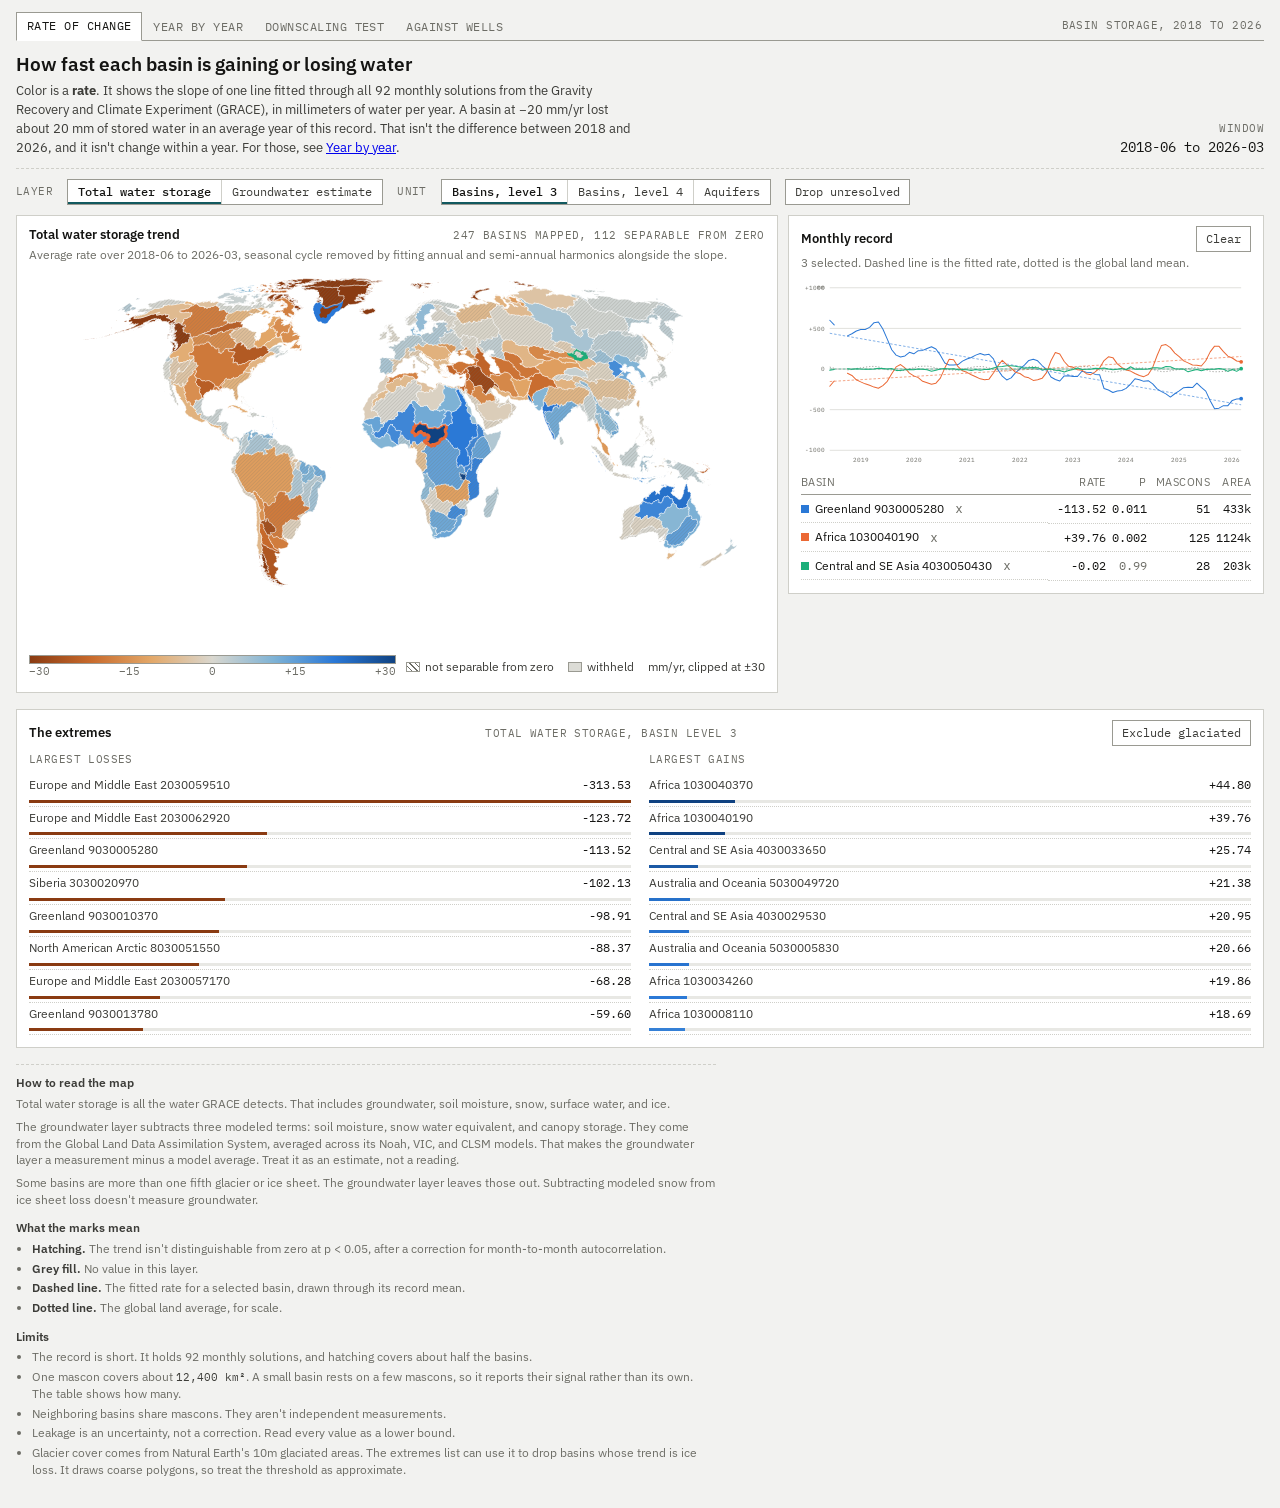
<file: index.html>
<!doctype html>
<html lang="en">
<head>
<meta charset="utf-8">
<meta name="viewport" content="width=device-width, initial-scale=1">
<meta name="color-scheme" content="light dark">
<title>GRACE Basin Explorer</title>
<link rel="preconnect" href="https://fonts.googleapis.com">
<link rel="preconnect" href="https://fonts.gstatic.com" crossorigin>
<link rel="stylesheet" href="https://fonts.googleapis.com/css2?family=IBM+Plex+Mono:wght@400;500&family=IBM+Plex+Sans+Condensed:wght@600;700&family=IBM+Plex+Sans:wght@400;500;600&display=swap">
<link rel="stylesheet" href="style.css">
</head>
<body>

<nav>
  <a href="index.html" aria-current="page">Rate of change</a>
  <a href="years.html">Year by year</a>
  <a href="red.html">Downscaling test</a>
  <a href="wells.html">Against wells</a>
  <span class="site">Basin storage, 2018 to 2026</span>
</nav>

<header>
  <div>
    <h1>How fast each basin is gaining or losing water</h1>
    <p>Color is a <b>rate</b>. It shows the slope of one line fitted through all 92 monthly
       solutions from the Gravity Recovery and Climate Experiment (GRACE), in millimeters of water
       per year. A basin at &minus;20 mm/yr lost about 20 mm of stored water in an average year of
       this record. That isn't the difference between 2018 and 2026, and it isn't change within a
       year. For those, see <a href="years.html">Year by year</a>.</p>
  </div>
  <div class="window">
    <div><span class="eyebrow">Window</span><b id="w-window">&nbsp;</b></div>
  </div>
</header>

<div class="toolbar">
  <span class="eyebrow">Layer</span>
  <div class="seg" id="seg-product">
    <button data-v="t" aria-pressed="true">Total water storage</button>
    <button data-v="g" aria-pressed="false">Groundwater estimate</button>
  </div>
  <span class="eyebrow">Unit</span>
  <div class="seg" id="seg-level">
    <button data-v="03" aria-pressed="true">Basins, level 3</button>
    <button data-v="04" aria-pressed="false">Basins, level 4</button>
    <button data-v="aq" aria-pressed="false">Aquifers</button>
  </div>
  <button class="btn" id="drop" type="button" aria-pressed="false"
          title="Remove basins whose rate the test cannot separate from zero, and basins withheld from this layer">Drop unresolved</button>
  <span class="hint" id="hint"></span>
</div>

<div class="grid">
  <section class="panel map-panel">
    <div class="panel-head">
      <h2 id="map-title">Total water storage trend</h2>
      <span class="eyebrow" id="map-sub"></span>
    </div>
    <p class="panel-note">Average rate over 2018-06 to 2026-03, seasonal cycle removed by fitting
       annual and semi-annual harmonics alongside the slope.</p>
    <svg id="map" class="map" role="img" aria-label="World map of basin storage rates"></svg>
    <div class="bar">
      <div style="flex:1 1 260px;min-width:200px">
        <div class="ramp" id="ramp"></div>
        <div class="ticks"><span>&minus;30</span><span>&minus;15</span><span>0</span><span>+15</span><span>+30</span></div>
      </div>
      <div class="keys">
        <span class="key"><span class="sw" id="sw-hatch"></span>not separable from zero</span>
        <span class="key"><span class="sw" style="background:var(--nodata)"></span>withheld</span>
        <span class="key">mm/yr, clipped at &plusmn;30</span>
      </div>
    </div>
  </section>

  <section class="panel series-panel">
    <div class="panel-head">
      <h2>Monthly record</h2>
      <button class="btn" id="clear" type="button">Clear</button>
    </div>
    <p class="panel-note" id="chart-sub"></p>
    <svg id="chart" class="chart" role="img" aria-label="Monthly storage anomaly for the selected basins"></svg>
    <table>
      <thead><tr><th>Basin</th><th>Rate</th><th>p</th><th>Mascons</th><th>Area</th></tr></thead>
      <tbody id="rows"></tbody>
    </table>
  </section>
</div>

<section class="panel" style="margin-top:16px">
  <div class="panel-head">
    <h2>The extremes</h2>
    <span class="eyebrow" id="movers-sub"></span>
    <button class="btn" id="noice" type="button" aria-pressed="false"
            title="Hide basins more than 5 percent glacier, where the trend is ice loss rather than groundwater">Exclude glaciated</button>
  </div>
  <div class="movers">
    <div>
      <span class="eyebrow">Largest losses</span>
      <ul class="mv" id="mv-loss"></ul>
    </div>
    <div>
      <span class="eyebrow">Largest gains</span>
      <ul class="mv" id="mv-gain"></ul>
    </div>
  </div>
</section>

<div id="tip" role="status" aria-live="polite"></div>

<footer>
  <h3>How to read the map</h3>
  <p>Total water storage is all the water GRACE detects. That includes groundwater, soil
  moisture, snow, surface water, and ice.</p>
  <p>The groundwater layer subtracts three modeled terms: soil moisture, snow water
  equivalent, and canopy storage. They come from the Global Land Data Assimilation System,
  averaged across its Noah, VIC, and CLSM models. That makes the groundwater layer a
  measurement minus a model average. Treat it as an estimate, not a reading.</p>
  <p>Some basins are more than one fifth glacier or ice sheet. The groundwater layer leaves
  those out. Subtracting modeled snow from ice sheet loss doesn't measure groundwater.</p>

  <h3>What the marks mean</h3>
  <ul>
    <li><b>Hatching.</b> The trend isn't distinguishable from zero at p &lt; 0.05, after a
      correction for month-to-month autocorrelation.</li>
    <li><b>Grey fill.</b> No value in this layer.</li>
    <li><b>Dashed line.</b> The fitted rate for a selected basin, drawn through its record
      mean.</li>
    <li><b>Dotted line.</b> The global land average, for scale.</li>
  </ul>

  <h3>Limits</h3>
  <ul>
    <li>The record is short. It holds 92 monthly solutions, and hatching covers about half
      the basins.</li>
    <li>One mascon covers about <code>12,400&nbsp;km&sup2;</code>. A small basin rests on a
      few mascons, so it reports their signal rather than its own. The table shows how many.</li>
    <li>Neighboring basins share mascons. They aren't independent measurements.</li>
    <li>Leakage is an uncertainty, not a correction. Read every value as a lower bound.</li>
    <li>Glacier cover comes from Natural Earth's 10m glaciated areas. The extremes list can
      use it to drop basins whose trend is ice loss. It draws coarse polygons, so treat the
      threshold as approximate.</li>
  </ul>
</footer>

<script src="data.js"></script>
<script src="explorer.js"></script>
</body>
</html>
</file>
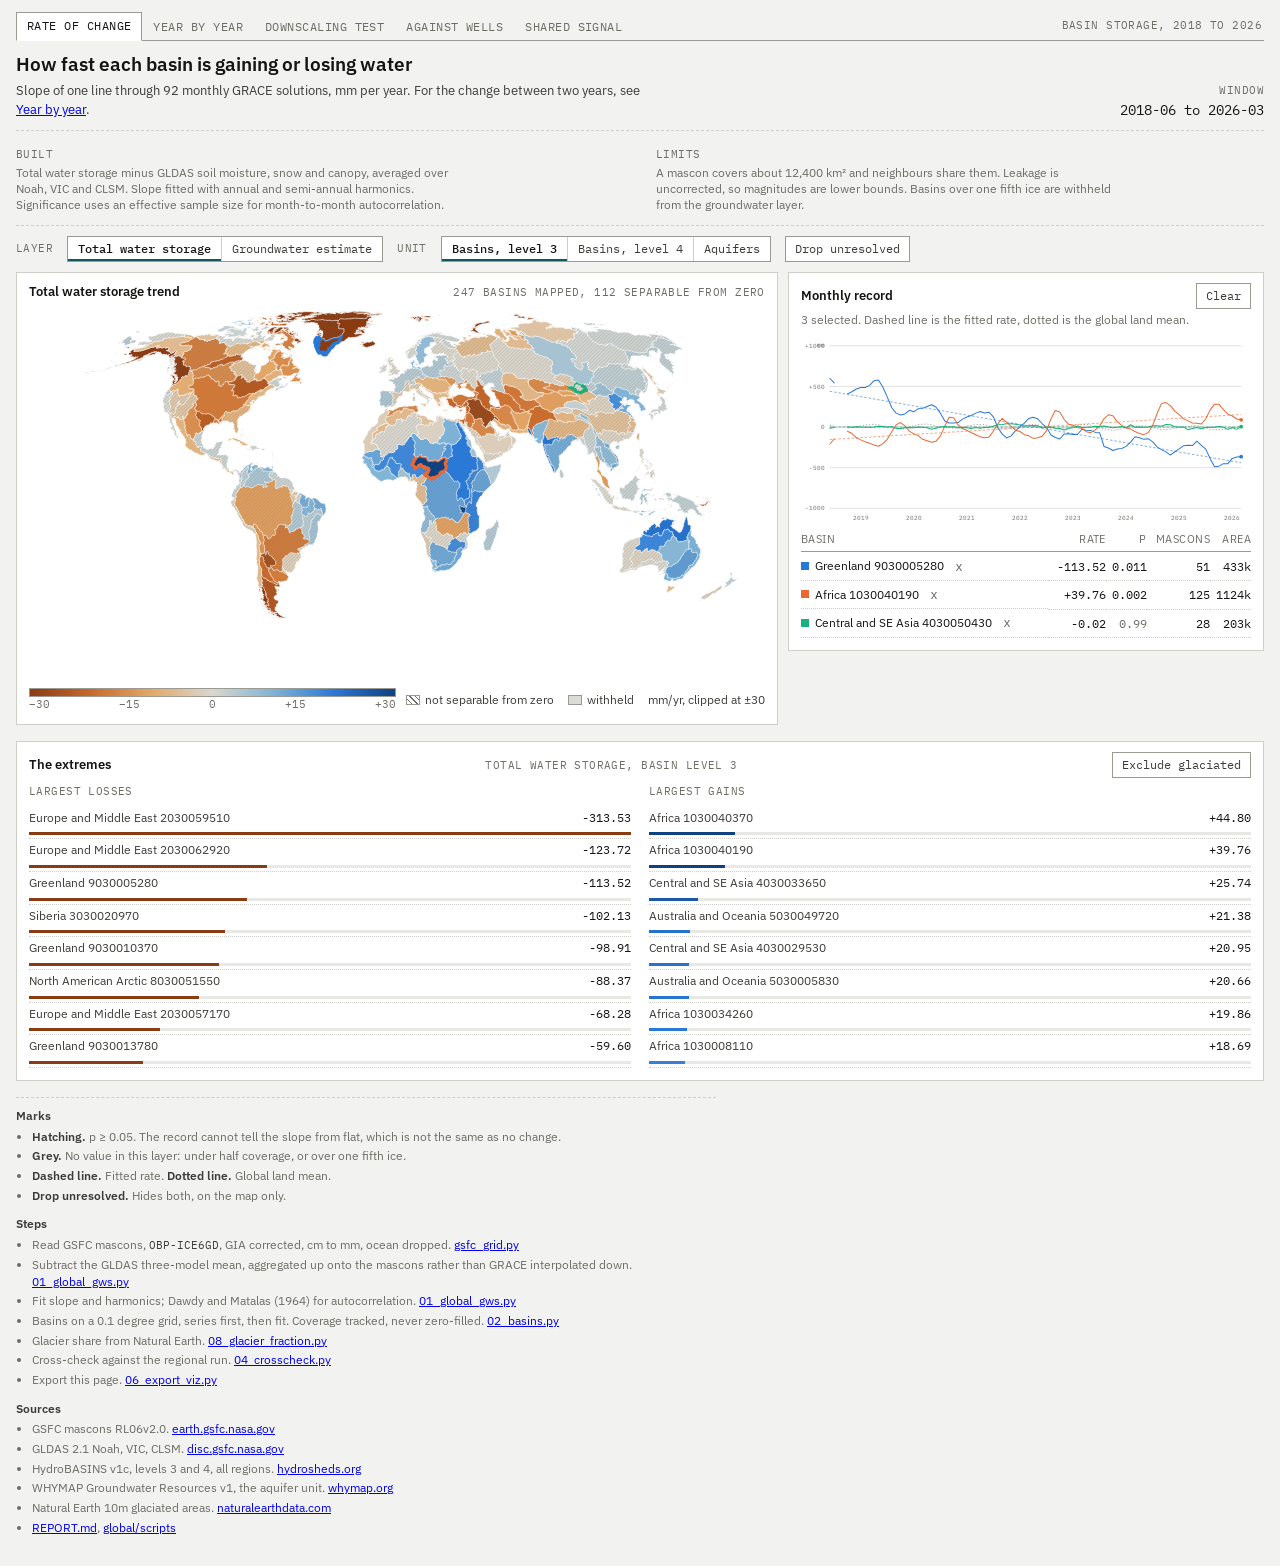
<file: site/index.html>
<!doctype html>
<html lang="en">
<head>
<meta charset="utf-8">
<meta name="viewport" content="width=device-width, initial-scale=1">
<meta name="color-scheme" content="light dark">
<title>GRACE Basin Explorer</title>
<link rel="preconnect" href="https://fonts.googleapis.com">
<link rel="preconnect" href="https://fonts.gstatic.com" crossorigin>
<link rel="stylesheet" href="https://fonts.googleapis.com/css2?family=IBM+Plex+Mono:wght@400;500&family=IBM+Plex+Sans+Condensed:wght@600;700&family=IBM+Plex+Sans:wght@400;500;600&display=swap">
<link rel="stylesheet" href="style.css">
</head>
<body>

<nav>
  <a href="index.html" aria-current="page">Rate of change</a>
  <a href="years.html">Year by year</a>
  <a href="red.html">Downscaling test</a>
  <a href="wells.html">Against wells</a>
  <a href="independence.html">Shared signal</a>
  <span class="site">Basin storage, 2018 to 2026</span>
</nav>

<header>
  <div>
    <h1>How fast each basin is gaining or losing water</h1>
    <p>Slope of one line through 92 monthly GRACE solutions, mm per year. For the change between
       two years, see <a href="years.html">Year by year</a>.</p>
  </div>
  <div class="window">
    <div><span class="eyebrow">Window</span><b id="w-window">&nbsp;</b></div>
  </div>
</header>

<section class="method">
  <div class="method-col">
    <span class="eyebrow">Built</span>
    <p>Total water storage minus GLDAS soil moisture, snow and canopy, averaged over Noah, VIC and
       CLSM. Slope fitted with annual and semi-annual harmonics. Significance uses an effective
       sample size for month-to-month autocorrelation.</p>
  </div>
  <div class="method-col">
    <span class="eyebrow">Limits</span>
    <p>A mascon covers about 12,400 km&sup2; and neighbours share them. Leakage is uncorrected, so
       magnitudes are lower bounds. Basins over one fifth ice are withheld from the groundwater
       layer.</p>
  </div>
</section>

<div class="toolbar">
  <span class="eyebrow">Layer</span>
  <div class="seg" id="seg-product">
    <button data-v="t" aria-pressed="true">Total water storage</button>
    <button data-v="g" aria-pressed="false">Groundwater estimate</button>
  </div>
  <span class="eyebrow">Unit</span>
  <div class="seg" id="seg-level">
    <button data-v="03" aria-pressed="true">Basins, level 3</button>
    <button data-v="04" aria-pressed="false">Basins, level 4</button>
    <button data-v="aq" aria-pressed="false">Aquifers</button>
  </div>
  <button class="btn" id="drop" type="button" aria-pressed="false"
          title="Hide basins whose trend is not significant at p &lt; 0.05, and basins with no value in this layer. Hidden does not mean no change.">Drop unresolved</button>
  <span class="hint" id="hint"></span>
</div>

<div class="grid">
  <section class="panel map-panel">
    <div class="panel-head">
      <h2 id="map-title">Total water storage trend</h2>
      <span class="eyebrow" id="map-sub"></span>
    </div>
    <svg id="map" class="map" role="img" aria-label="World map of basin storage rates"></svg>
    <div class="bar">
      <div style="flex:1 1 260px;min-width:200px">
        <div class="ramp" id="ramp"></div>
        <div class="ticks"><span>&minus;30</span><span>&minus;15</span><span>0</span><span>+15</span><span>+30</span></div>
      </div>
      <div class="keys">
        <span class="key"><span class="sw" id="sw-hatch"></span>not separable from zero</span>
        <span class="key"><span class="sw" style="background:var(--nodata)"></span>withheld</span>
        <span class="key">mm/yr, clipped at &plusmn;30</span>
      </div>
    </div>
  </section>

  <section class="panel series-panel">
    <div class="panel-head">
      <h2>Monthly record</h2>
      <button class="btn" id="clear" type="button">Clear</button>
    </div>
    <p class="panel-note" id="chart-sub"></p>
    <svg id="chart" class="chart" role="img" aria-label="Monthly storage anomaly for the selected basins"></svg>
    <table>
      <thead><tr><th>Basin</th><th>Rate</th><th>p</th><th>Mascons</th><th>Area</th></tr></thead>
      <tbody id="rows"></tbody>
    </table>
  </section>
</div>

<section class="panel" style="margin-top:16px">
  <div class="panel-head">
    <h2>The extremes</h2>
    <span class="eyebrow" id="movers-sub"></span>
    <button class="btn" id="noice" type="button" aria-pressed="false"
            title="Hide basins more than 5 percent glacier, where the trend is ice loss rather than groundwater">Exclude glaciated</button>
  </div>
  <div class="movers">
    <div>
      <span class="eyebrow">Largest losses</span>
      <ul class="mv" id="mv-loss"></ul>
    </div>
    <div>
      <span class="eyebrow">Largest gains</span>
      <ul class="mv" id="mv-gain"></ul>
    </div>
  </div>
</section>

<div id="tip" role="status" aria-live="polite"></div>

<footer>
  <h3>Marks</h3>
  <ul>
    <li><b>Hatching.</b> p &ge; 0.05. The record cannot tell the slope from flat, which is not the
      same as no change.</li>
    <li><b>Grey.</b> No value in this layer: under half coverage, or over one fifth ice.</li>
    <li><b>Dashed line.</b> Fitted rate. <b>Dotted line.</b> Global land mean.</li>
    <li><b>Drop unresolved.</b> Hides both, on the map only.</li>
  </ul>

  <h3>Steps</h3>
  <ul>
    <li>Read GSFC mascons, <code>OBP-ICE6GD</code>, GIA corrected, cm to mm, ocean dropped.
      <a href="https://github.com/tristangrupp/graceful-replenishment/blob/main/shared/gsfc_grid.py">gsfc_grid.py</a></li>
    <li>Subtract the GLDAS three-model mean, aggregated up onto the mascons rather than GRACE
      interpolated down. <a href="https://github.com/tristangrupp/graceful-replenishment/blob/main/global/scripts/01_global_gws.py">01_global_gws.py</a></li>
    <li>Fit slope and harmonics; Dawdy and Matalas (1964) for autocorrelation.
      <a href="https://github.com/tristangrupp/graceful-replenishment/blob/main/global/scripts/01_global_gws.py">01_global_gws.py</a></li>
    <li>Basins on a 0.1 degree grid, series first, then fit. Coverage tracked, never
      zero-filled. <a href="https://github.com/tristangrupp/graceful-replenishment/blob/main/global/scripts/02_basins.py">02_basins.py</a></li>
    <li>Glacier share from Natural Earth. <a href="https://github.com/tristangrupp/graceful-replenishment/blob/main/global/scripts/08_glacier_fraction.py">08_glacier_fraction.py</a></li>
    <li>Cross-check against the regional run. <a href="https://github.com/tristangrupp/graceful-replenishment/blob/main/global/scripts/04_crosscheck.py">04_crosscheck.py</a></li>
    <li>Export this page. <a href="https://github.com/tristangrupp/graceful-replenishment/blob/main/global/scripts/06_export_viz.py">06_export_viz.py</a></li>
  </ul>

  <h3>Sources</h3>
  <ul>
    <li>GSFC mascons RL06v2.0.
      <a href="https://earth.gsfc.nasa.gov/geo/data/grace-mascons">earth.gsfc.nasa.gov</a></li>
    <li>GLDAS 2.1 Noah, VIC, CLSM.
      <a href="https://disc.gsfc.nasa.gov/datasets/GLDAS_NOAH025_M_2.1/summary">disc.gsfc.nasa.gov</a></li>
    <li>HydroBASINS v1c, levels 3 and 4, all regions.
      <a href="https://www.hydrosheds.org/products/hydrobasins">hydrosheds.org</a></li>
    <li>WHYMAP Groundwater Resources v1, the aquifer unit.
      <a href="https://www.whymap.org/whymap/EN/Maps_Data/Gwr/gwr_node_en.html">whymap.org</a></li>
    <li>Natural Earth 10m glaciated areas.
      <a href="https://www.naturalearthdata.com/downloads/10m-physical-vectors/">naturalearthdata.com</a></li>
    <li><a href="https://github.com/tristangrupp/graceful-replenishment/blob/main/global/REPORT.md">REPORT.md</a>,
      <a href="https://github.com/tristangrupp/graceful-replenishment/tree/main/global/scripts">global/scripts</a></li>
  </ul>
</footer>

<script src="data.js"></script>
<script src="explorer.js"></script>
</body>
</html>
</file>
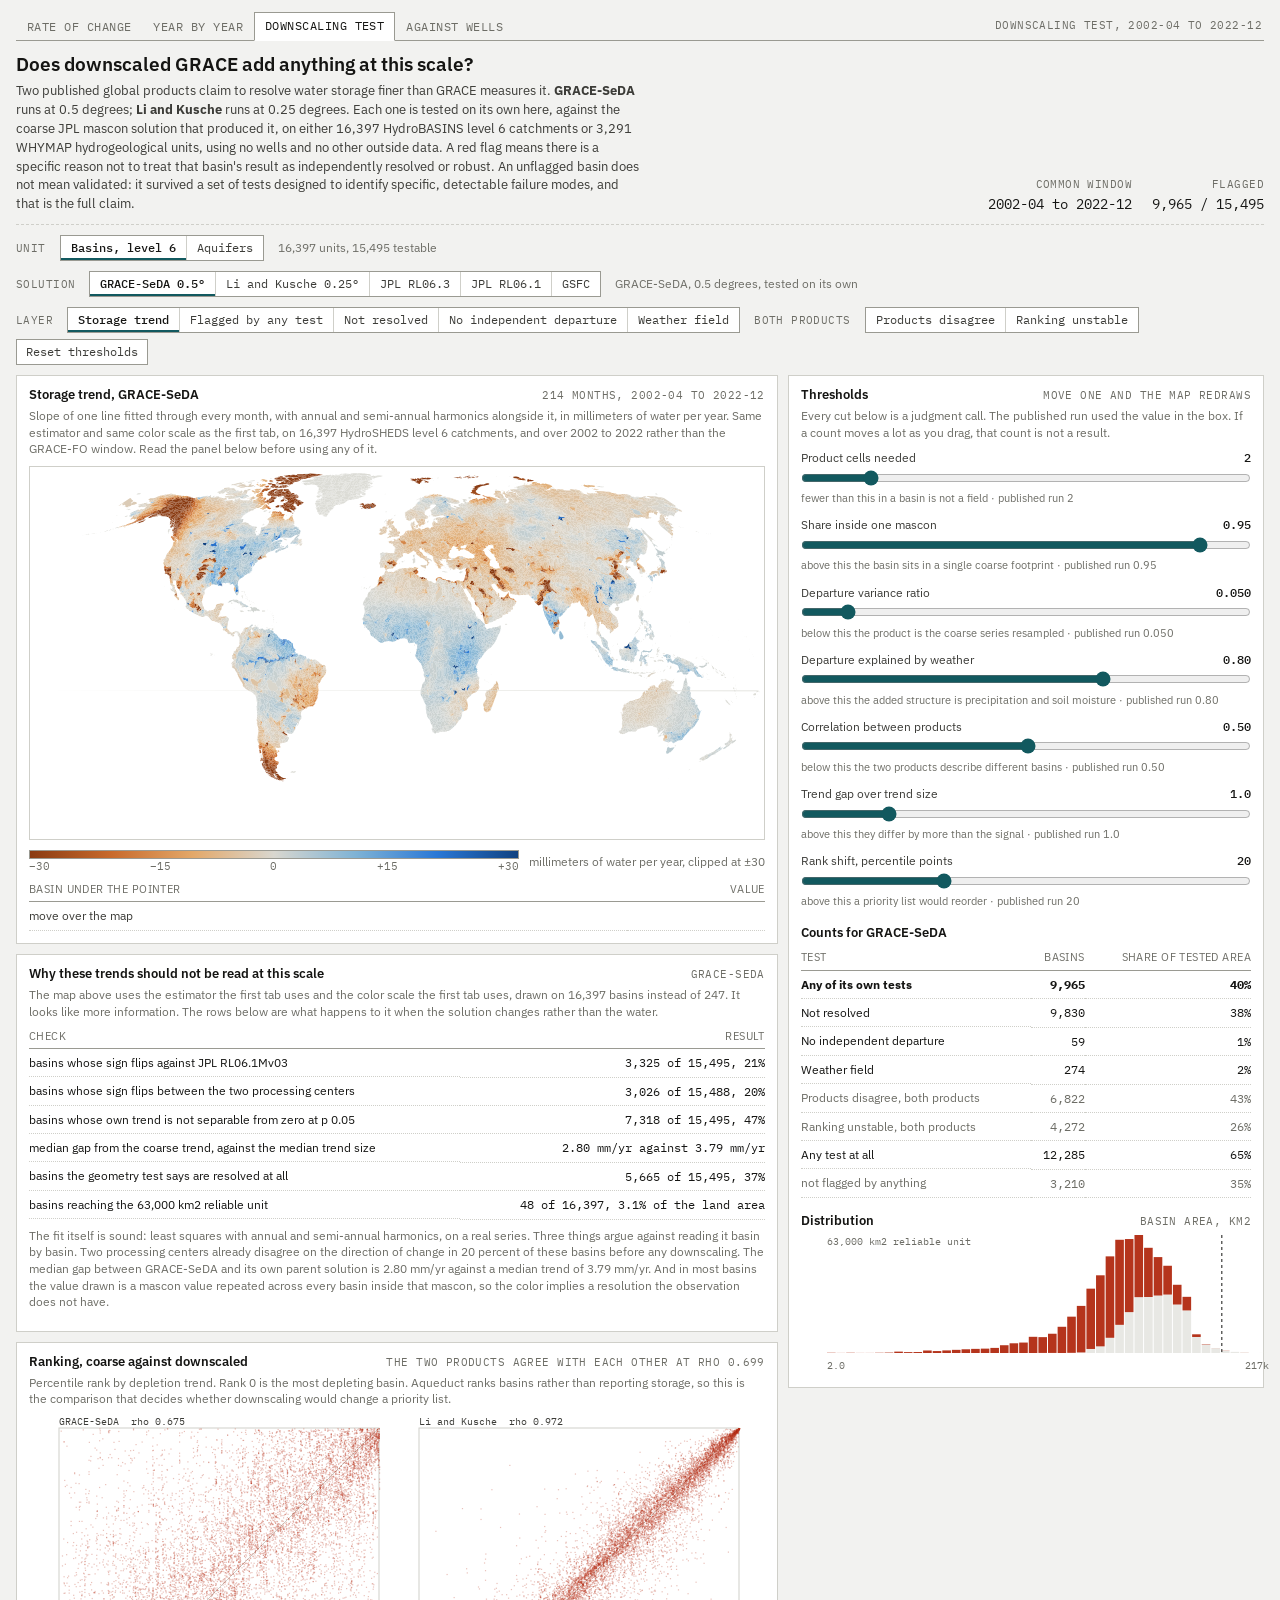
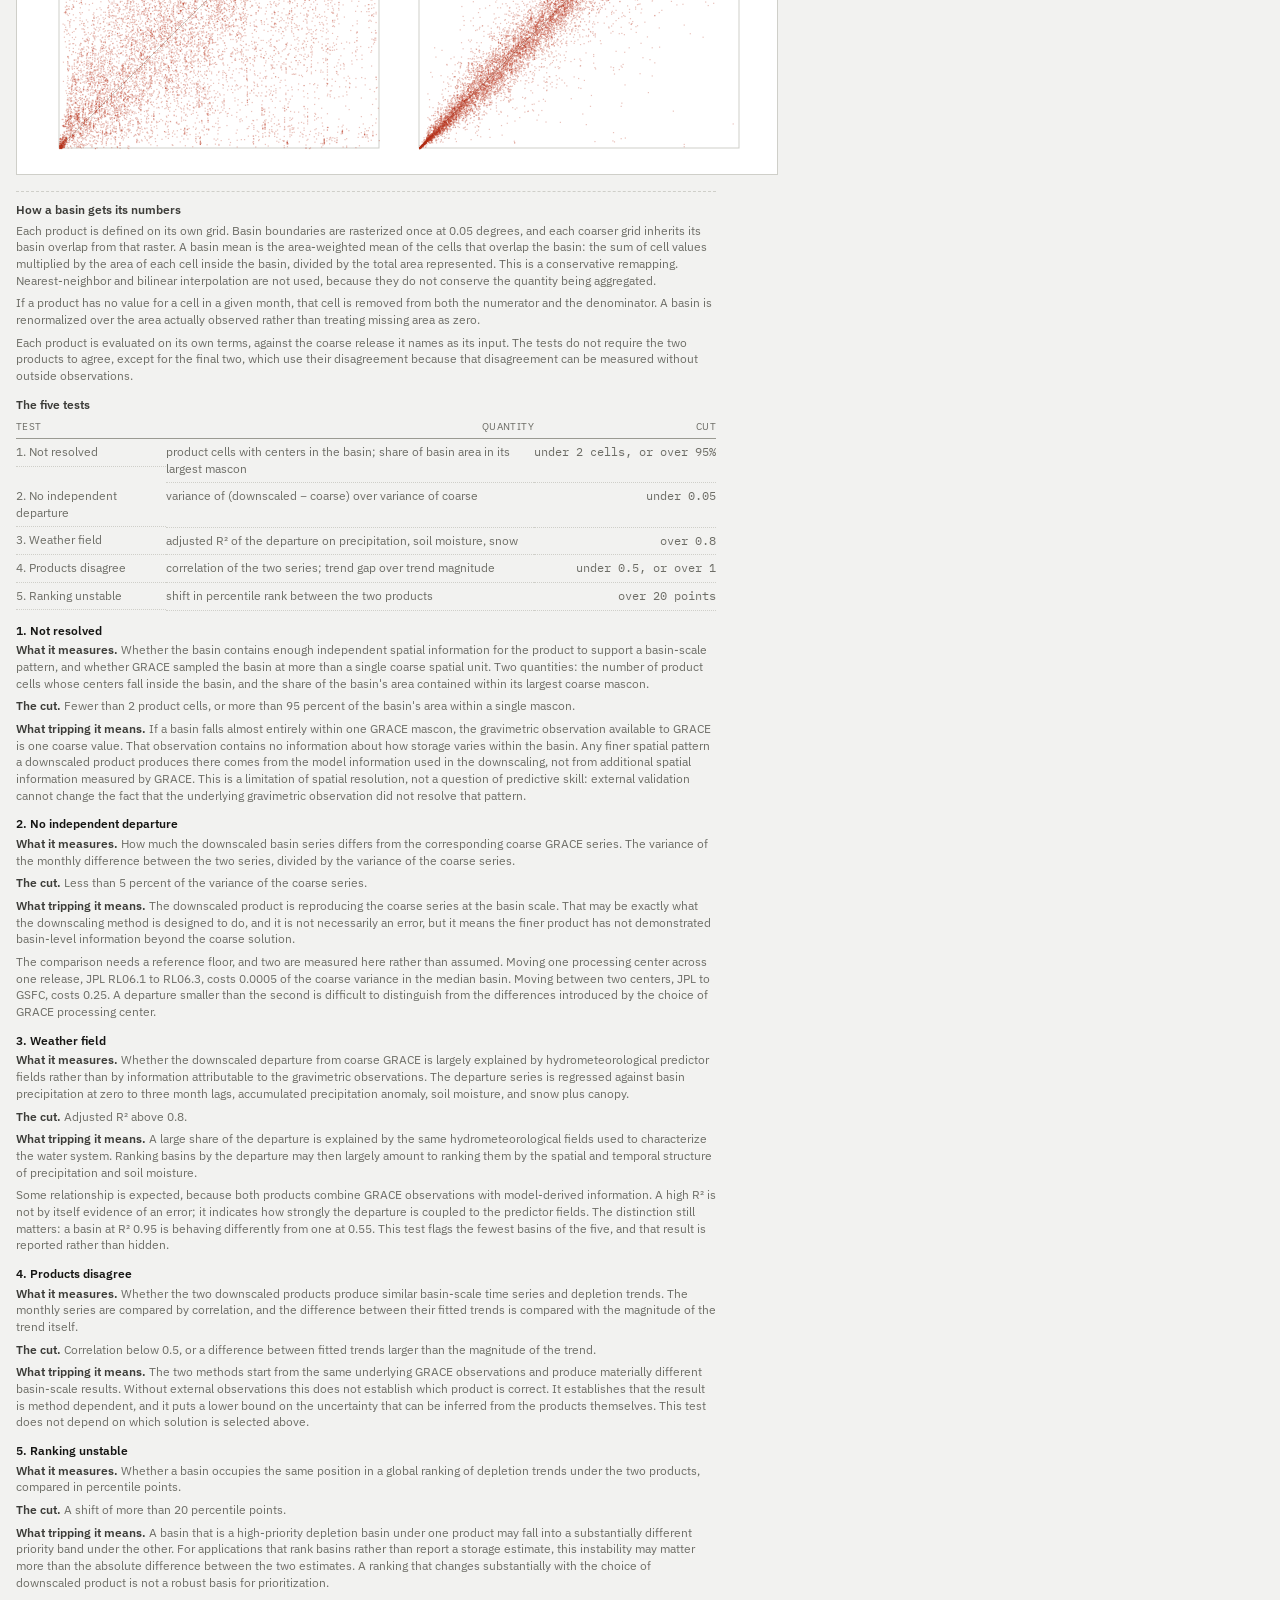
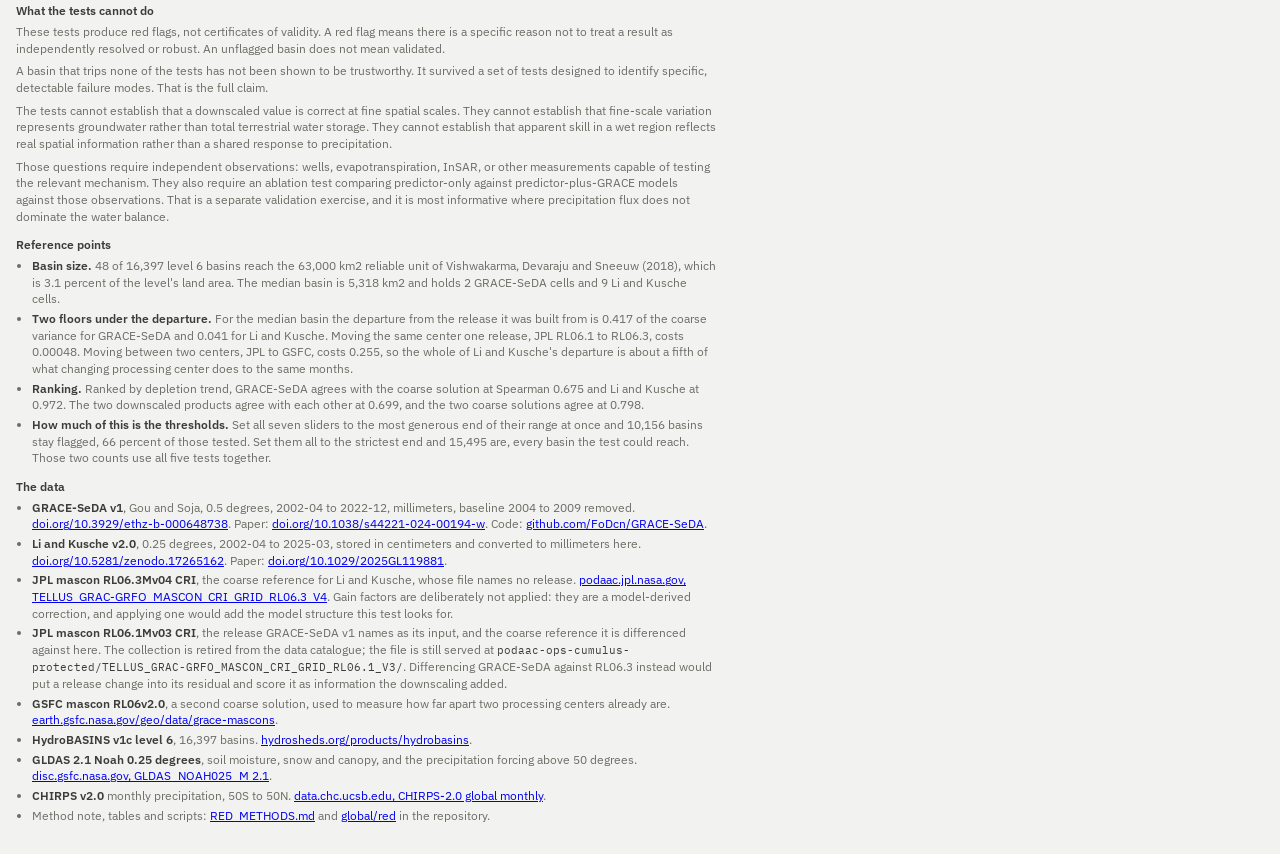
<file: red.html>
<!doctype html>
<html lang="en">
<head>
<meta charset="utf-8">
<meta name="viewport" content="width=device-width, initial-scale=1">
<meta name="color-scheme" content="light dark">
<title>GRACE Basin Explorer</title>
<link rel="preconnect" href="https://fonts.googleapis.com">
<link rel="preconnect" href="https://fonts.gstatic.com" crossorigin>
<link rel="stylesheet" href="https://fonts.googleapis.com/css2?family=IBM+Plex+Mono:wght@400;500&family=IBM+Plex+Sans+Condensed:wght@600;700&family=IBM+Plex+Sans:wght@400;500;600&display=swap">
<link rel="stylesheet" href="style.css">
</head>
<body>

<nav>
  <a href="index.html">Rate of change</a>
  <a href="years.html">Year by year</a>
  <a href="red.html" aria-current="page">Downscaling test</a>
  <a href="wells.html">Against wells</a>
  <span class="site" id="nav-window">&nbsp;</span>
</nav>

<header>
  <div>
    <h1>Does downscaled GRACE add anything at this scale?</h1>
    <p>Two published global products claim to resolve water storage finer than GRACE measures it.
       <b>GRACE-SeDA</b> runs at 0.5 degrees; <b>Li and Kusche</b> runs at 0.25 degrees. Each one is
       tested on its own here, against the coarse JPL mascon solution that produced it, on either 16,397
       HydroBASINS level 6 catchments or 3,291 WHYMAP hydrogeological units, using no wells
       and no other outside data. A red flag means there is a
       specific reason not to treat that basin's result as independently resolved or robust. An
       unflagged basin does not mean validated: it survived a set of tests designed to identify
       specific, detectable failure modes, and that is the full claim.</p>
  </div>
  <div class="window">
    <div><span class="eyebrow">Common window</span><b id="w-window">&nbsp;</b></div>
    <div><span class="eyebrow">Flagged</span><b id="w-red">&nbsp;</b></div>
  </div>
</header>

<div class="toolbar">
  <span class="eyebrow">Unit</span>
  <div class="seg" id="seg-unit">
    <button data-v="level06" aria-pressed="true">Basins, level 6</button>
    <button data-v="aquifer" aria-pressed="false">Aquifers</button>
  </div>
  <span class="hint" id="unit-hint"></span>
</div>

<div class="toolbar">
  <span class="eyebrow">Solution</span>
  <div class="seg" id="seg-product">
    <button data-v="G" aria-pressed="true">GRACE-SeDA 0.5&deg;</button>
    <button data-v="L" aria-pressed="false">Li and Kusche 0.25&deg;</button>
    <button data-v="C" aria-pressed="false">JPL RL06.3</button>
    <button data-v="C61" aria-pressed="false">JPL RL06.1</button>
    <button data-v="C2" aria-pressed="false">GSFC</button>
  </div>
  <span class="hint" id="prod-hint"></span>
</div>

<div class="toolbar">
  <span class="eyebrow">Layer</span>
  <div class="seg" id="seg-layer">
    <button data-v="TREND" aria-pressed="true">Storage trend</button>
    <button data-v="ANY" aria-pressed="false">Flagged by any test</button>
    <button data-v="RED_GEOMETRY" aria-pressed="false">Not resolved</button>
    <button data-v="RED_NO_INDEPENDENT_DEPARTURE" aria-pressed="false">No independent departure</button>
    <button data-v="RED_PREDICTOR_DERIVED" aria-pressed="false">Weather field</button>
  </div>
  <span class="eyebrow">Both products</span>
  <div class="seg" id="seg-pair">
    <button data-v="RED_DISAGREEMENT" aria-pressed="false">Products disagree</button>
    <button data-v="RED_RANK_UNSTABLE" aria-pressed="false">Ranking unstable</button>
  </div>
  <button class="btn" id="reset" type="button"
          title="Put every threshold back to the value the experiment ran at">Reset thresholds</button>
</div>

<div class="grid">
  <div class="col">
  <section class="panel">
    <div class="panel-head">
      <h2 id="map-title">Storage trend</h2>
      <span class="eyebrow" id="map-sub"></span>
    </div>
    <p class="panel-note" id="map-note"></p>
    <div class="canvas-wrap">
      <canvas id="map" role="img" aria-label="World map of HydroBASINS level 6 basins"></canvas>
    </div>
    <div class="bar" id="legend-trend">
      <div style="flex:1 1 260px">
        <div class="ramp" id="ramp" style="width:100%"></div>
        <div class="ticks"><span>&minus;30</span><span>&minus;15</span><span>0</span>
          <span>+15</span><span>+30</span></div>
      </div>
      <span class="hint">millimeters of water per year, clipped at &plusmn;30</span>
    </div>
    <div class="keys" id="legend-flags" hidden>
      <span class="key"><i class="sw" style="background:#b5341c"></i>flagged: a specific reason not to treat it as resolved</span>
      <span class="key"><i class="sw" style="background:var(--sunk)"></i>not flagged</span>
      <span class="key"><i class="sw" style="background:var(--nodata)"></i>not tested</span>
    </div>
    <table id="pick-table">
      <thead><tr><th>Basin under the pointer</th><th>value</th></tr></thead>
      <tbody id="pick"><tr><td class="name">move over the map</td><td></td></tr></tbody>
    </table>
  </section>

  <section class="panel">
    <div class="panel-head">
      <h2>Why these trends should not be read at this scale</h2>
      <span class="eyebrow" id="evis-sub"></span>
    </div>
    <p class="panel-note">The map above uses the estimator the first tab uses and the color scale
       the first tab uses, drawn on 16,397 basins instead of 247. It looks like more information.
       The rows below are what happens to it when the solution changes rather than the water.</p>
    <table>
      <thead><tr><th>check</th><th>result</th></tr></thead>
      <tbody id="evis"></tbody>
    </table>
    <p class="panel-note" id="evis-note" style="margin-top:8px"></p>
  </section>

  <section class="panel">
    <div class="panel-head">
      <h2>Ranking, coarse against downscaled</h2>
      <span class="eyebrow" id="rank-sub"></span>
    </div>
    <p class="panel-note">Percentile rank by depletion trend. Rank 0 is the most depleting basin.
       Aqueduct ranks basins rather than reporting storage, so this is the comparison that decides
       whether downscaling would change a priority list.</p>
    <canvas id="ranks" class="minichart"></canvas>
  </section>
  </div>

  <div class="col">
  <section class="panel">
    <div class="panel-head">
      <h2>Thresholds</h2>
      <span class="eyebrow">move one and the map redraws</span>
    </div>
    <p class="panel-note">Every cut below is a judgment call. The published run used the value in
       the box. If a count moves a lot as you drag, that count is not a result.</p>
    <div id="sliders"></div>

    <div class="panel-head" style="margin-top:14px">
      <h2 id="counts-title">Counts at the current thresholds</h2>
    </div>
    <table>
      <thead><tr><th>test</th><th>basins</th><th>share of tested area</th></tr></thead>
      <tbody id="counts"></tbody>
    </table>

    <div class="panel-head" style="margin-top:14px">
      <h2 id="dist-title">Distribution</h2>
      <span class="eyebrow" id="dist-sub"></span>
    </div>
    <canvas id="dist" class="minichart"></canvas>
  </section>
  </div>
</div>

<footer>
  <h3>How a basin gets its numbers</h3>
  <p>Each product is defined on its own grid. Basin boundaries are rasterized once at 0.05
     degrees, and each coarser grid inherits its basin overlap from that raster. A basin mean is
     the area-weighted mean of the cells that overlap the basin: the sum of cell values multiplied
     by the area of each cell inside the basin, divided by the total area represented. This is a
     conservative remapping. Nearest-neighbor and bilinear interpolation are not used, because
     they do not conserve the quantity being aggregated.</p>
  <p>If a product has no value for a cell in a given month, that cell is removed from both the
     numerator and the denominator. A basin is renormalized over the area actually observed rather
     than treating missing area as zero.</p>
  <p>Each product is evaluated on its own terms, against the coarse release it names as its input.
     The tests do not require the two products to agree, except for the final two, which use their
     disagreement because that disagreement can be measured without outside observations.</p>

  <h3>The five tests</h3>
  <table class="tests">
    <thead><tr><th>test</th><th>quantity</th><th>cut</th></tr></thead>
    <tbody>
      <tr><td class="name">1. Not resolved</td>
        <td>product cells with centers in the basin; share of basin area in its largest mascon</td>
        <td>under 2 cells, or over 95%</td></tr>
      <tr><td class="name">2. No independent departure</td>
        <td>variance of (downscaled &minus; coarse) over variance of coarse</td>
        <td>under 0.05</td></tr>
      <tr><td class="name">3. Weather field</td>
        <td>adjusted R&sup2; of the departure on precipitation, soil moisture, snow</td>
        <td>over 0.8</td></tr>
      <tr><td class="name">4. Products disagree</td>
        <td>correlation of the two series; trend gap over trend magnitude</td>
        <td>under 0.5, or over 1</td></tr>
      <tr><td class="name">5. Ranking unstable</td>
        <td>shift in percentile rank between the two products</td>
        <td>over 20 points</td></tr>
    </tbody>
  </table>

  <h4>1. Not resolved</h4>
  <p><b>What it measures.</b> Whether the basin contains enough independent spatial information
     for the product to support a basin-scale pattern, and whether GRACE sampled the basin at more
     than a single coarse spatial unit. Two quantities: the number of product cells whose centers
     fall inside the basin, and the share of the basin's area contained within its largest coarse
     mascon.</p>
  <p><b>The cut.</b> Fewer than 2 product cells, or more than 95 percent of the basin's area
     within a single mascon.</p>
  <p><b>What tripping it means.</b> If a basin falls almost entirely within one GRACE mascon, the
     gravimetric observation available to GRACE is one coarse value. That observation contains no
     information about how storage varies within the basin. Any finer spatial pattern a downscaled
     product produces there comes from the model information used in the downscaling, not from
     additional spatial information measured by GRACE. This is a limitation of spatial resolution,
     not a question of predictive skill: external validation cannot change the fact that the
     underlying gravimetric observation did not resolve that pattern.</p>

  <h4>2. No independent departure</h4>
  <p><b>What it measures.</b> How much the downscaled basin series differs from the corresponding
     coarse GRACE series. The variance of the monthly difference between the two series, divided
     by the variance of the coarse series.</p>
  <p><b>The cut.</b> Less than 5 percent of the variance of the coarse series.</p>
  <p><b>What tripping it means.</b> The downscaled product is reproducing the coarse series at the
     basin scale. That may be exactly what the downscaling method is designed to do, and it is not
     necessarily an error, but it means the finer product has not demonstrated basin-level
     information beyond the coarse solution.</p>
  <p>The comparison needs a reference floor, and two are measured here rather than assumed. Moving
     one processing center across one release, JPL RL06.1 to RL06.3, costs 0.0005 of the coarse
     variance in the median basin. Moving between two centers, JPL to GSFC, costs 0.25. A departure
     smaller than the second is difficult to distinguish from the differences introduced by the
     choice of GRACE processing center.</p>

  <h4>3. Weather field</h4>
  <p><b>What it measures.</b> Whether the downscaled departure from coarse GRACE is largely
     explained by hydrometeorological predictor fields rather than by information attributable to
     the gravimetric observations. The departure series is regressed against basin precipitation at
     zero to three month lags, accumulated precipitation anomaly, soil moisture, and snow plus
     canopy.</p>
  <p><b>The cut.</b> Adjusted R&sup2; above 0.8.</p>
  <p><b>What tripping it means.</b> A large share of the departure is explained by the same
     hydrometeorological fields used to characterize the water system. Ranking basins by the
     departure may then largely amount to ranking them by the spatial and temporal structure of
     precipitation and soil moisture.</p>
  <p>Some relationship is expected, because both products combine GRACE observations with
     model-derived information. A high R&sup2; is not by itself evidence of an error; it indicates
     how strongly the departure is coupled to the predictor fields. The distinction still matters:
     a basin at R&sup2; 0.95 is behaving differently from one at 0.55. This test flags the fewest
     basins of the five, and that result is reported rather than hidden.</p>

  <h4>4. Products disagree</h4>
  <p><b>What it measures.</b> Whether the two downscaled products produce similar basin-scale time
     series and depletion trends. The monthly series are compared by correlation, and the
     difference between their fitted trends is compared with the magnitude of the trend itself.</p>
  <p><b>The cut.</b> Correlation below 0.5, or a difference between fitted trends larger than the
     magnitude of the trend.</p>
  <p><b>What tripping it means.</b> The two methods start from the same underlying GRACE
     observations and produce materially different basin-scale results. Without external
     observations this does not establish which product is correct. It establishes that the result
     is method dependent, and it puts a lower bound on the uncertainty that can be inferred from
     the products themselves. This test does not depend on which solution is selected above.</p>

  <h4>5. Ranking unstable</h4>
  <p><b>What it measures.</b> Whether a basin occupies the same position in a global ranking of
     depletion trends under the two products, compared in percentile points.</p>
  <p><b>The cut.</b> A shift of more than 20 percentile points.</p>
  <p><b>What tripping it means.</b> A basin that is a high-priority depletion basin under one
     product may fall into a substantially different priority band under the other. For
     applications that rank basins rather than report a storage estimate, this instability may
     matter more than the absolute difference between the two estimates. A ranking that changes
     substantially with the choice of downscaled product is not a robust basis for
     prioritization.</p>

  <h3>What the tests cannot do</h3>
  <p>These tests produce red flags, not certificates of validity. A red flag means there is a
     specific reason not to treat a result as independently resolved or robust. An unflagged basin
     does not mean validated.</p>
  <p>A basin that trips none of the tests has not been shown to be trustworthy. It survived a set
     of tests designed to identify specific, detectable failure modes. That is the full claim.</p>
  <p>The tests cannot establish that a downscaled value is correct at fine spatial scales. They
     cannot establish that fine-scale variation represents groundwater rather than total
     terrestrial water storage. They cannot establish that apparent skill in a wet region reflects
     real spatial information rather than a shared response to precipitation.</p>
  <p>Those questions require independent observations: wells, evapotranspiration, InSAR, or other
     measurements capable of testing the relevant mechanism. They also require an ablation test
     comparing predictor-only against predictor-plus-GRACE models against those observations. That
     is a separate validation exercise, and it is most informative where precipitation flux does
     not dominate the water balance.</p>

  <h3>Reference points</h3>
  <ul>
    <li id="foot-area"></li>
    <li id="foot-solution"></li>
    <li id="foot-spearman"></li>
    <li id="foot-corners"></li>
  </ul>

  <h3>The data</h3>
  <ul>
    <li><b>GRACE-SeDA v1</b>, Gou and Soja, 0.5 degrees, 2002-04 to 2022-12, millimeters, baseline
      2004 to 2009 removed.
      <a href="https://doi.org/10.3929/ethz-b-000648738">doi.org/10.3929/ethz-b-000648738</a>.
      Paper: <a href="https://doi.org/10.1038/s44221-024-00194-w">doi.org/10.1038/s44221-024-00194-w</a>.
      Code: <a href="https://github.com/FoDcn/GRACE-SeDA">github.com/FoDcn/GRACE-SeDA</a>.</li>
    <li><b>Li and Kusche v2.0</b>, 0.25 degrees, 2002-04 to 2025-03, stored in centimeters and
      converted to millimeters here.
      <a href="https://doi.org/10.5281/zenodo.17265162">doi.org/10.5281/zenodo.17265162</a>.
      Paper: <a href="https://doi.org/10.1029/2025GL119881">doi.org/10.1029/2025GL119881</a>.</li>
    <li><b>JPL mascon RL06.3Mv04 CRI</b>, the coarse reference for Li and Kusche, whose file names
      no release.
      <a href="https://podaac.jpl.nasa.gov/dataset/TELLUS_GRAC-GRFO_MASCON_CRI_GRID_RL06.3_V4">podaac.jpl.nasa.gov,
      TELLUS_GRAC-GRFO_MASCON_CRI_GRID_RL06.3_V4</a>. Gain factors are deliberately not applied:
      they are a model-derived correction, and applying one would add the model structure this test
      looks for.</li>
    <li><b>JPL mascon RL06.1Mv03 CRI</b>, the release GRACE-SeDA v1 names as its input, and the
      coarse reference it is differenced against here. The collection is retired from the data
      catalogue; the file is still served at
      <code>podaac-ops-cumulus-protected/TELLUS_GRAC-GRFO_MASCON_CRI_GRID_RL06.1_V3/</code>.
      Differencing GRACE-SeDA against RL06.3 instead would put a release change into its residual
      and score it as information the downscaling added.</li>
    <li><b>GSFC mascon RL06v2.0</b>, a second coarse solution, used to measure how far apart two
      processing centers already are.
      <a href="https://earth.gsfc.nasa.gov/geo/data/grace-mascons">earth.gsfc.nasa.gov/geo/data/grace-mascons</a>.</li>
    <li><b>HydroBASINS v1c level 6</b>, 16,397 basins.
      <a href="https://www.hydrosheds.org/products/hydrobasins">hydrosheds.org/products/hydrobasins</a>.</li>
    <li><b>GLDAS 2.1 Noah 0.25 degrees</b>, soil moisture, snow and canopy, and the precipitation
      forcing above 50 degrees.
      <a href="https://disc.gsfc.nasa.gov/datasets/GLDAS_NOAH025_M_2.1/summary">disc.gsfc.nasa.gov,
      GLDAS_NOAH025_M 2.1</a>.</li>
    <li><b>CHIRPS v2.0</b> monthly precipitation, 50S to 50N.
      <a href="https://data.chc.ucsb.edu/products/CHIRPS-2.0/global_monthly/netcdf/byYear/">data.chc.ucsb.edu,
      CHIRPS-2.0 global monthly</a>.</li>
    <li>Method note, tables and scripts:
      <a href="https://github.com/tristangrupp/graceful-replenishment/blob/main/global/RED_METHODS.md">RED_METHODS.md</a>
      and <a href="https://github.com/tristangrupp/graceful-replenishment/tree/main/global/red">global/red</a>
      in the repository.</li>
  </ul>
</footer>

<div id="tip" role="status" aria-live="polite"></div>
<script src="red_data_level06.js"></script>
<script src="red.js"></script>
</body>
</html>
</file>
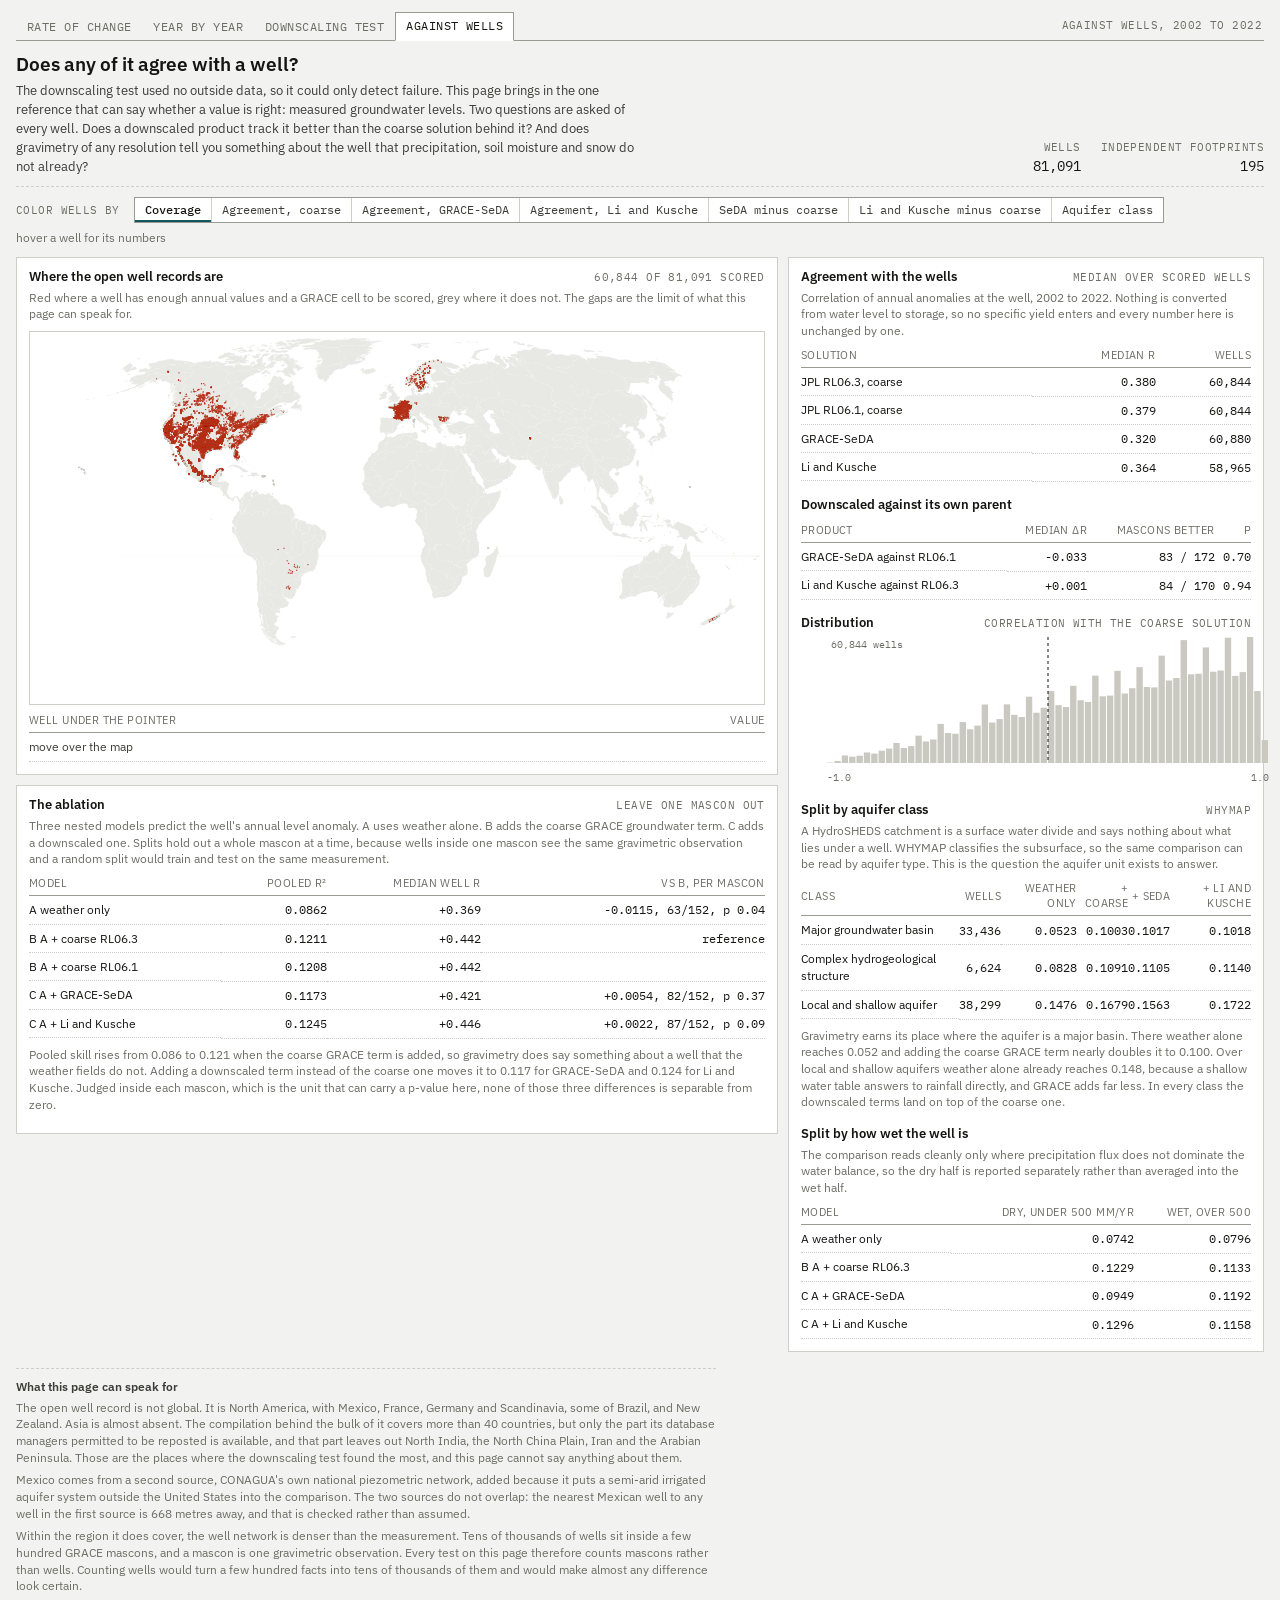
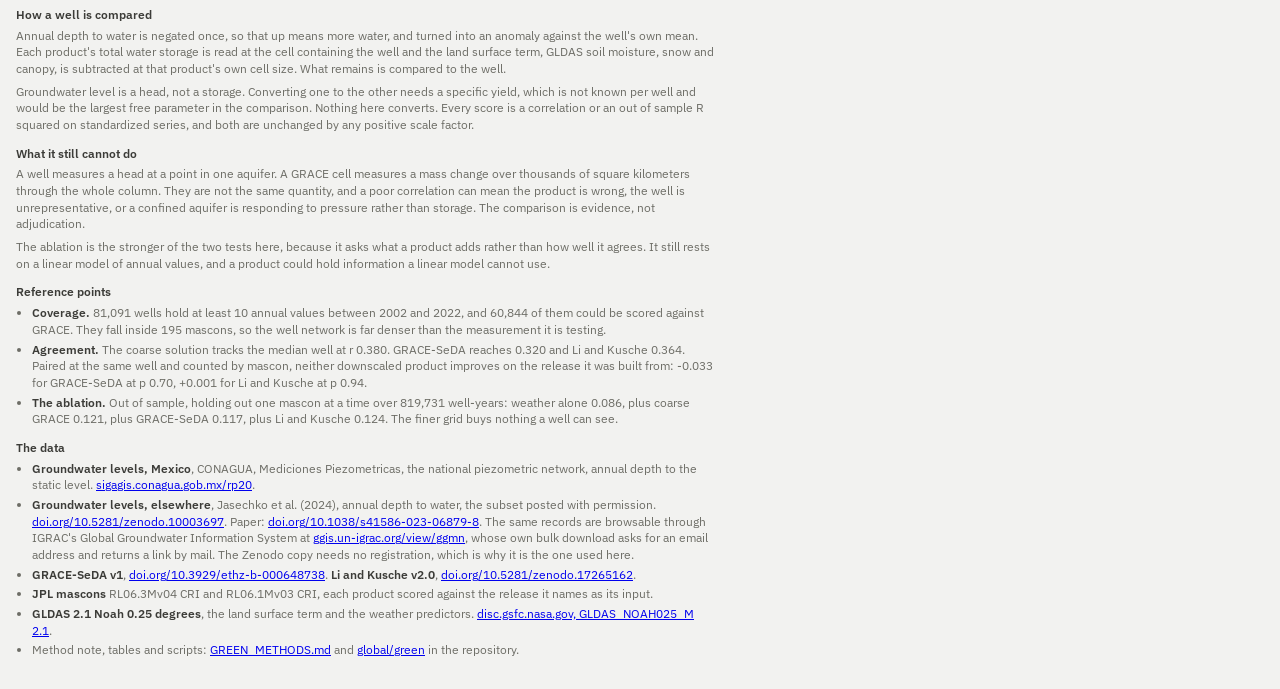
<file: wells.html>
<!doctype html>
<html lang="en">
<head>
<meta charset="utf-8">
<meta name="viewport" content="width=device-width, initial-scale=1">
<meta name="color-scheme" content="light dark">
<title>GRACE Basin Explorer</title>
<link rel="preconnect" href="https://fonts.googleapis.com">
<link rel="preconnect" href="https://fonts.gstatic.com" crossorigin>
<link rel="stylesheet" href="https://fonts.googleapis.com/css2?family=IBM+Plex+Mono:wght@400;500&family=IBM+Plex+Sans+Condensed:wght@600;700&family=IBM+Plex+Sans:wght@400;500;600&display=swap">
<link rel="stylesheet" href="style.css">
</head>
<body>

<nav>
  <a href="index.html">Rate of change</a>
  <a href="years.html">Year by year</a>
  <a href="red.html">Downscaling test</a>
  <a href="wells.html" aria-current="page">Against wells</a>
  <span class="site" id="nav-window">&nbsp;</span>
</nav>

<header>
  <div>
    <h1>Does any of it agree with a well?</h1>
    <p>The downscaling test used no outside data, so it could only detect failure. This page
       brings in the one reference that can say whether a value is right: measured groundwater
       levels. Two questions are asked of every well. Does a downscaled product track it better
       than the coarse solution behind it? And does gravimetry of any resolution tell you
       something about the well that precipitation, soil moisture and snow do not already?</p>
  </div>
  <div class="window">
    <div><span class="eyebrow">Wells</span><b id="w-wells">&nbsp;</b></div>
    <div><span class="eyebrow">Independent footprints</span><b id="w-mascons">&nbsp;</b></div>
  </div>
</header>

<div class="toolbar">
  <span class="eyebrow">Color wells by</span>
  <div class="seg" id="seg-layer">
    <button data-v="cover" aria-pressed="true">Coverage</button>
    <button data-v="rC" aria-pressed="false">Agreement, coarse</button>
    <button data-v="rG" aria-pressed="false">Agreement, GRACE-SeDA</button>
    <button data-v="rL" aria-pressed="false">Agreement, Li and Kusche</button>
    <button data-v="dG" aria-pressed="false">SeDA minus coarse</button>
    <button data-v="dL" aria-pressed="false">Li and Kusche minus coarse</button>
    <button data-v="aq" aria-pressed="false">Aquifer class</button>
  </div>
  <span class="hint" id="hint"></span>
</div>

<div class="grid">
  <div class="col">
  <section class="panel">
    <div class="panel-head">
      <h2 id="map-title">Where the open well records are</h2>
      <span class="eyebrow" id="map-sub"></span>
    </div>
    <p class="panel-note" id="map-note"></p>
    <div class="canvas-wrap">
      <canvas id="map" role="img" aria-label="World map of groundwater monitoring wells"></canvas>
    </div>
    <div class="bar" id="legend">
      <div style="flex:1 1 240px">
        <div class="ramp" id="ramp" style="width:100%"></div>
        <div class="ticks" id="ticks"></div>
      </div>
      <span class="hint" id="legend-note"></span>
    </div>
    <div class="keys" id="legend-cat" hidden>
      <span class="key"><i class="sw" style="background:#2a78d6"></i>major groundwater basin</span>
      <span class="key"><i class="sw" style="background:#7a5aa8"></i>complex hydrogeological structure</span>
      <span class="key"><i class="sw" style="background:#b5341c"></i>local and shallow aquifer</span>
      <span class="key"><i class="sw" style="background:var(--nodata)"></i>outside any WHYMAP polygon</span>
    </div>
    <table id="pick-table">
      <thead><tr><th>Well under the pointer</th><th>value</th></tr></thead>
      <tbody id="pick"><tr><td class="name">move over the map</td><td></td></tr></tbody>
    </table>
  </section>

  <section class="panel">
    <div class="panel-head">
      <h2>The ablation</h2>
      <span class="eyebrow">leave one mascon out</span>
    </div>
    <p class="panel-note">Three nested models predict the well's annual level anomaly. A uses
       weather alone. B adds the coarse GRACE groundwater term. C adds a downscaled one. Splits
       hold out a whole mascon at a time, because wells inside one mascon see the same
       gravimetric observation and a random split would train and test on the same
       measurement.</p>
    <table>
      <thead><tr><th>model</th><th>pooled R&sup2;</th><th>median well r</th>
        <th>vs B, per mascon</th></tr></thead>
      <tbody id="ablation"></tbody>
    </table>
    <p class="panel-note" id="ablation-note" style="margin-top:8px"></p>
  </section>
  </div>

  <div class="col">
  <section class="panel">
    <div class="panel-head">
      <h2>Agreement with the wells</h2>
      <span class="eyebrow">median over scored wells</span>
    </div>
    <p class="panel-note">Correlation of annual anomalies at the well, 2002 to 2022. Nothing is
       converted from water level to storage, so no specific yield enters and every number here
       is unchanged by one.</p>
    <table>
      <thead><tr><th>solution</th><th>median r</th><th>wells</th></tr></thead>
      <tbody id="agree"></tbody>
    </table>

    <div class="panel-head" style="margin-top:14px">
      <h2>Downscaled against its own parent</h2>
    </div>
    <table>
      <thead><tr><th>product</th><th>median &Delta;r</th><th>mascons better</th><th>p</th></tr></thead>
      <tbody id="paired"></tbody>
    </table>

    <div class="panel-head" style="margin-top:14px">
      <h2 id="dist-title">Distribution</h2>
      <span class="eyebrow" id="dist-sub"></span>
    </div>
    <canvas id="dist" class="minichart"></canvas>

    <div class="panel-head" style="margin-top:14px">
      <h2>Split by aquifer class</h2>
      <span class="eyebrow">WHYMAP</span>
    </div>
    <p class="panel-note">A HydroSHEDS catchment is a surface water divide and says nothing about
       what lies under a well. WHYMAP classifies the subsurface, so the same comparison can be
       read by aquifer type. This is the question the aquifer unit exists to answer.</p>
    <table>
      <thead><tr><th>class</th><th>wells</th><th>weather only</th><th>+ coarse</th>
        <th>+ SeDA</th><th>+ Li and Kusche</th></tr></thead>
      <tbody id="aquifer"></tbody>
    </table>
    <p class="panel-note" id="aquifer-note" style="margin-top:8px"></p>

    <div class="panel-head" style="margin-top:14px">
      <h2>Split by how wet the well is</h2>
    </div>
    <p class="panel-note">The comparison reads cleanly only where precipitation flux does not
       dominate the water balance, so the dry half is reported separately rather than averaged
       into the wet half.</p>
    <table>
      <thead><tr><th>model</th><th>dry, under 500 mm/yr</th><th>wet, over 500</th></tr></thead>
      <tbody id="wetness"></tbody>
    </table>
  </section>
  </div>
</div>

<footer>
  <h3>What this page can speak for</h3>
  <p>The open well record is not global. It is North America, with Mexico, France, Germany and
     Scandinavia, some of Brazil, and New Zealand. Asia is almost absent. The compilation behind
     the bulk of it covers more than 40 countries, but only the part its database managers
     permitted to be reposted is available, and that part leaves out North India, the North China
     Plain, Iran and the Arabian Peninsula. Those are the places where the downscaling test found
     the most, and this page cannot say anything about them.</p>
  <p>Mexico comes from a second source, CONAGUA's own national piezometric network, added because
     it puts a semi-arid irrigated aquifer system outside the United States into the comparison.
     The two sources do not overlap: the nearest Mexican well to any well in the first source is
     668 metres away, and that is checked rather than assumed.</p>
  <p>Within the region it does cover, the well network is denser than the measurement. Tens of
     thousands of wells sit inside a few hundred GRACE mascons, and a mascon is one gravimetric
     observation. Every test on this page therefore counts mascons rather than wells. Counting
     wells would turn a few hundred facts into tens of thousands of them and would make almost
     any difference look certain.</p>

  <h3>How a well is compared</h3>
  <p>Annual depth to water is negated once, so that up means more water, and turned into an
     anomaly against the well's own mean. Each product's total water storage is read at the cell
     containing the well and the land surface term, GLDAS soil moisture, snow and canopy, is
     subtracted at that product's own cell size. What remains is compared to the well.</p>
  <p>Groundwater level is a head, not a storage. Converting one to the other needs a specific
     yield, which is not known per well and would be the largest free parameter in the
     comparison. Nothing here converts. Every score is a correlation or an out of sample R
     squared on standardized series, and both are unchanged by any positive scale factor.</p>

  <h3>What it still cannot do</h3>
  <p>A well measures a head at a point in one aquifer. A GRACE cell measures a mass change over
     thousands of square kilometers through the whole column. They are not the same quantity, and
     a poor correlation can mean the product is wrong, the well is unrepresentative, or a
     confined aquifer is responding to pressure rather than storage. The comparison is evidence,
     not adjudication.</p>
  <p>The ablation is the stronger of the two tests here, because it asks what a product adds
     rather than how well it agrees. It still rests on a linear model of annual values, and a
     product could hold information a linear model cannot use.</p>

  <h3>Reference points</h3>
  <ul>
    <li id="foot-cover"></li>
    <li id="foot-agree"></li>
    <li id="foot-ablate"></li>
  </ul>

  <h3>The data</h3>
  <ul>
    <li><b>Groundwater levels, Mexico</b>, CONAGUA, Mediciones Piezometricas, the national
      piezometric network, annual depth to the static level.
      <a href="https://sigagis.conagua.gob.mx/rp20/">sigagis.conagua.gob.mx/rp20</a>.</li>
    <li><b>Groundwater levels, elsewhere</b>, Jasechko et al. (2024), annual depth to water, the
      subset posted with permission.
      <a href="https://doi.org/10.5281/zenodo.10003697">doi.org/10.5281/zenodo.10003697</a>.
      Paper: <a href="https://doi.org/10.1038/s41586-023-06879-8">doi.org/10.1038/s41586-023-06879-8</a>.
      The same records are browsable through IGRAC's Global Groundwater Information System at
      <a href="https://ggis.un-igrac.org/view/ggmn/">ggis.un-igrac.org/view/ggmn</a>, whose own
      bulk download asks for an email address and returns a link by mail. The Zenodo copy needs
      no registration, which is why it is the one used here.</li>
    <li><b>GRACE-SeDA v1</b>,
      <a href="https://doi.org/10.3929/ethz-b-000648738">doi.org/10.3929/ethz-b-000648738</a>.
      <b>Li and Kusche v2.0</b>,
      <a href="https://doi.org/10.5281/zenodo.17265162">doi.org/10.5281/zenodo.17265162</a>.</li>
    <li><b>JPL mascons</b> RL06.3Mv04 CRI and RL06.1Mv03 CRI, each product scored against the
      release it names as its input.</li>
    <li><b>GLDAS 2.1 Noah 0.25 degrees</b>, the land surface term and the weather predictors.
      <a href="https://disc.gsfc.nasa.gov/datasets/GLDAS_NOAH025_M_2.1/summary">disc.gsfc.nasa.gov,
      GLDAS_NOAH025_M 2.1</a>.</li>
    <li>Method note, tables and scripts:
      <a href="https://github.com/tristangrupp/graceful-replenishment/blob/main/global/GREEN_METHODS.md">GREEN_METHODS.md</a>
      and <a href="https://github.com/tristangrupp/graceful-replenishment/tree/main/global/green">global/green</a>
      in the repository.</li>
  </ul>
</footer>

<div id="tip" role="status" aria-live="polite"></div>
<script src="wells_data.js"></script>
<script src="wells.js"></script>
</body>
</html>
</file>
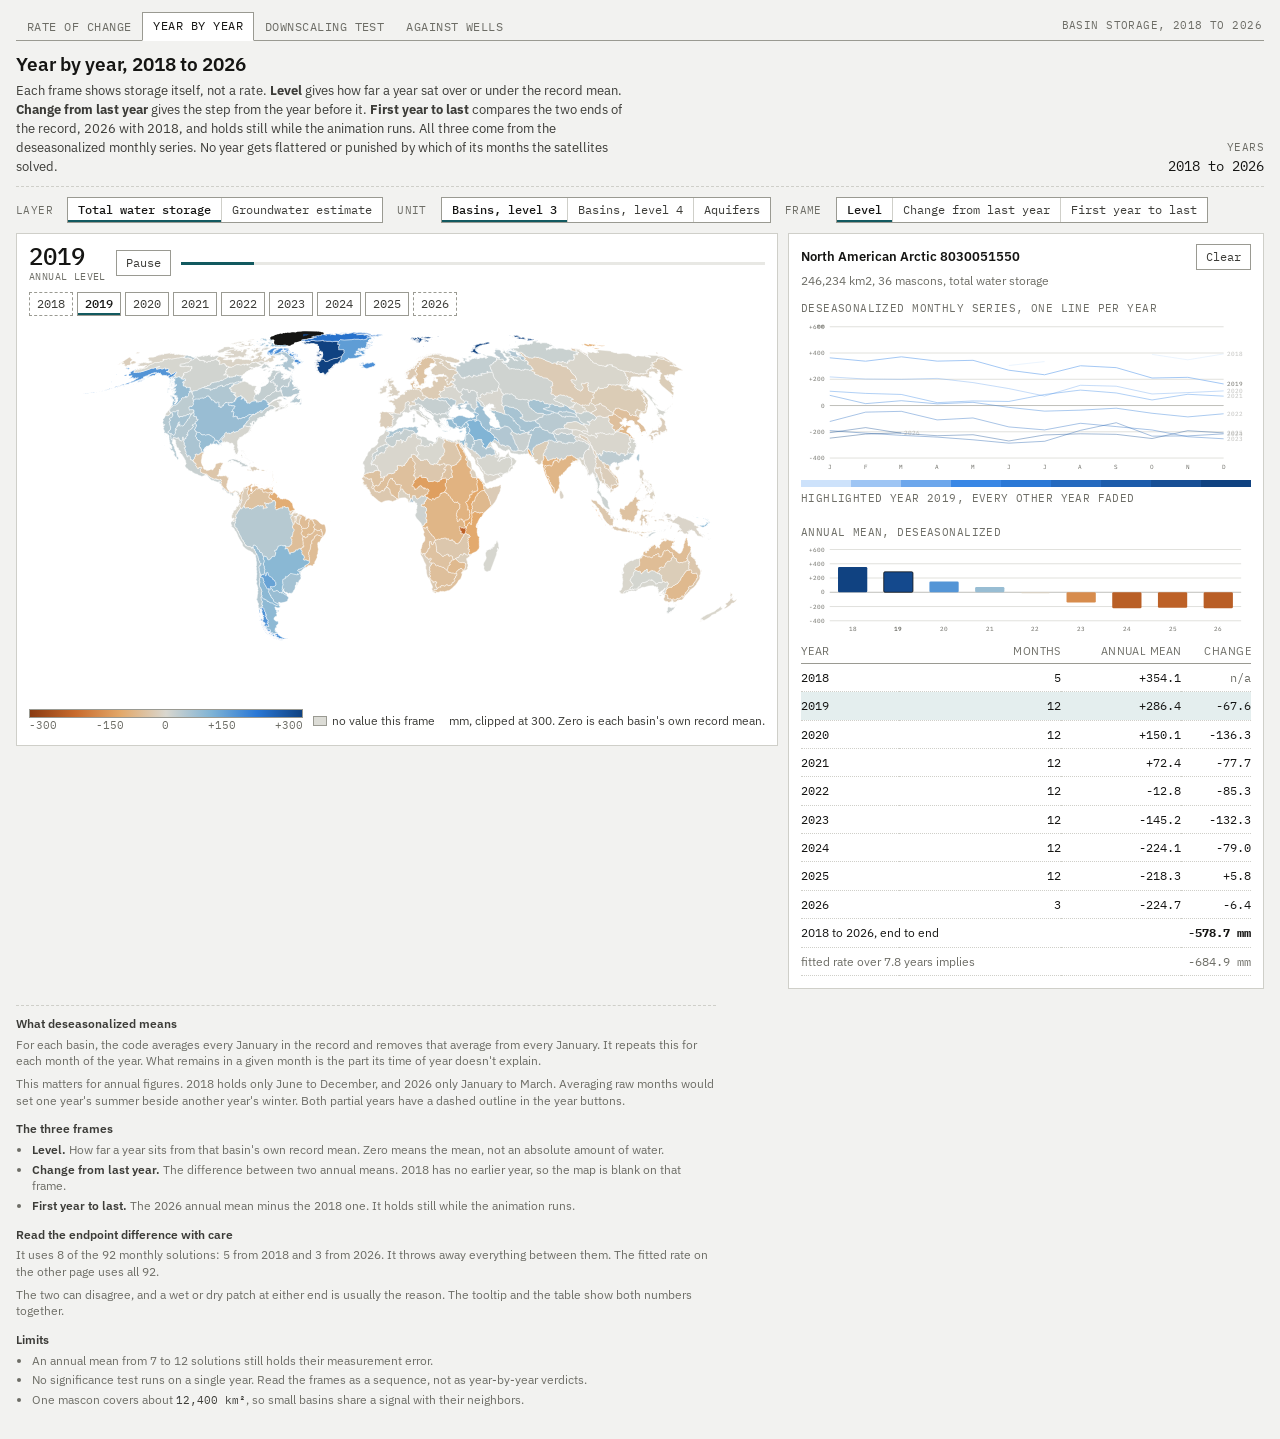
<file: years.html>
<!doctype html>
<html lang="en">
<head>
<meta charset="utf-8">
<meta name="viewport" content="width=device-width, initial-scale=1">
<meta name="color-scheme" content="light dark">
<title>GRACE Basin Explorer</title>
<link rel="preconnect" href="https://fonts.googleapis.com">
<link rel="preconnect" href="https://fonts.gstatic.com" crossorigin>
<link rel="stylesheet" href="https://fonts.googleapis.com/css2?family=IBM+Plex+Mono:wght@400;500&family=IBM+Plex+Sans+Condensed:wght@600;700&family=IBM+Plex+Sans:wght@400;500;600&display=swap">
<link rel="stylesheet" href="style.css">
</head>
<body>

<nav>
  <a href="index.html">Rate of change</a>
  <a href="years.html" aria-current="page">Year by year</a>
  <a href="red.html">Downscaling test</a>
  <a href="wells.html">Against wells</a>
  <span class="site">Basin storage, 2018 to 2026</span>
</nav>

<header>
  <div>
    <h1>Year by year, 2018 to 2026</h1>
    <p>Each frame shows storage itself, not a rate. <b>Level</b> gives how far a year sat over or
       under the record mean. <b>Change from last year</b> gives the step from the year before it.
       <b>First year to last</b> compares the two ends of the record, 2026 with 2018, and holds
       still while the animation runs. All three come from the deseasonalized monthly series. No
       year gets flattered or punished by which of its months the satellites solved.</p>
  </div>
  <div class="window">
    <div><span class="eyebrow">Years</span><b id="w-years">&nbsp;</b></div>
  </div>
</header>

<div class="toolbar">
  <span class="eyebrow">Layer</span>
  <div class="seg" id="seg-product">
    <button data-v="t" aria-pressed="true">Total water storage</button>
    <button data-v="g" aria-pressed="false">Groundwater estimate</button>
  </div>
  <span class="eyebrow">Unit</span>
  <div class="seg" id="seg-level">
    <button data-v="03" aria-pressed="true">Basins, level 3</button>
    <button data-v="04" aria-pressed="false">Basins, level 4</button>
    <button data-v="aq" aria-pressed="false">Aquifers</button>
  </div>
  <span class="eyebrow">Frame</span>
  <div class="seg" id="seg-mode">
    <button data-v="level" aria-pressed="true">Level</button>
    <button data-v="delta" aria-pressed="false">Change from last year</button>
    <button data-v="endpoints" aria-pressed="false">First year to last</button>
  </div>
</div>

<div class="grid">
  <section class="panel map-panel">
    <div class="playline">
      <div class="stage"><span id="stage-year">2018</span><small id="stage-note">annual level</small></div>
      <button class="btn" id="play" type="button">Play</button>
      <div class="rail" aria-hidden="true"><span class="on" id="rail-on"></span></div>
      <div class="years" id="year-buttons"></div>
    </div>
    <svg id="map" class="map" role="img" aria-label="World map of annual basin storage"></svg>
    <div class="bar">
      <div style="flex:1 1 260px;min-width:200px">
        <div class="ramp" id="ramp"></div>
        <div class="ticks" id="ramp-ticks"></div>
      </div>
      <div class="keys">
        <span class="key"><span class="sw" style="background:var(--nodata)"></span>no value this frame</span>
        <span class="key" id="scale-note"></span>
      </div>
    </div>
  </section>

  <section class="panel series-panel">
    <div class="panel-head">
      <h2 id="pick-title">Pick a basin</h2>
      <button class="btn" id="clear" type="button">Clear</button>
    </div>
    <p class="panel-note" id="pick-sub">Select any basin on the map to open its deseasonalized record.</p>

    <span class="eyebrow">Deseasonalized monthly series, one line per year</span>
    <svg id="cycle" class="chart" role="img" aria-label="Deseasonalized monthly series folded by year"></svg>
    <div class="swatch-row" id="year-swatches" aria-hidden="true"></div>
    <div class="legendrow"><span class="eyebrow" id="cycle-span"></span></div>

    <div style="margin-top:16px">
      <span class="eyebrow">Annual mean, deseasonalized</span>
      <svg id="bars" class="chart" role="img" aria-label="Annual mean storage by year"></svg>
    </div>

    <table>
      <thead><tr><th>Year</th><th>Months</th><th>Annual mean</th><th>Change</th></tr></thead>
      <tbody id="rows"></tbody>
    </table>
  </section>
</div>

<div id="tip" role="status" aria-live="polite"></div>

<footer>
  <h3>What deseasonalized means</h3>
  <p>For each basin, the code averages every January in the record and removes that average
  from every January. It repeats this for each month of the year. What remains in a given
  month is the part its time of year doesn't explain.</p>
  <p>This matters for annual figures. 2018 holds only June to December, and 2026 only January
  to March. Averaging raw months would set one year's summer beside another year's winter.
  Both partial years have a dashed outline in the year buttons.</p>

  <h3>The three frames</h3>
  <ul>
    <li><b>Level.</b> How far a year sits from that basin's own record mean. Zero means the
      mean, not an absolute amount of water.</li>
    <li><b>Change from last year.</b> The difference between two annual means. 2018 has no
      earlier year, so the map is blank on that frame.</li>
    <li><b>First year to last.</b> The 2026 annual mean minus the 2018 one. It holds still
      while the animation runs.</li>
  </ul>

  <h3>Read the endpoint difference with care</h3>
  <p>It uses 8 of the 92 monthly solutions: 5 from 2018 and 3 from 2026. It throws away
  everything between them. The fitted rate on the other page uses all 92.</p>
  <p>The two can disagree, and a wet or dry patch at either end is usually the reason. The tooltip and the table show both numbers together.</p>

  <h3>Limits</h3>
  <ul>
    <li>An annual mean from 7 to 12 solutions still holds their measurement error.</li>
    <li>No significance test runs on a single year. Read the frames as a sequence, not as
      year-by-year verdicts.</li>
    <li>One mascon covers about <code>12,400&nbsp;km&sup2;</code>, so small basins share a
      signal with their neighbors.</li>
  </ul>
</footer>

<script src="data.js"></script>
<script src="years.js"></script>
</body>
</html>
</file>
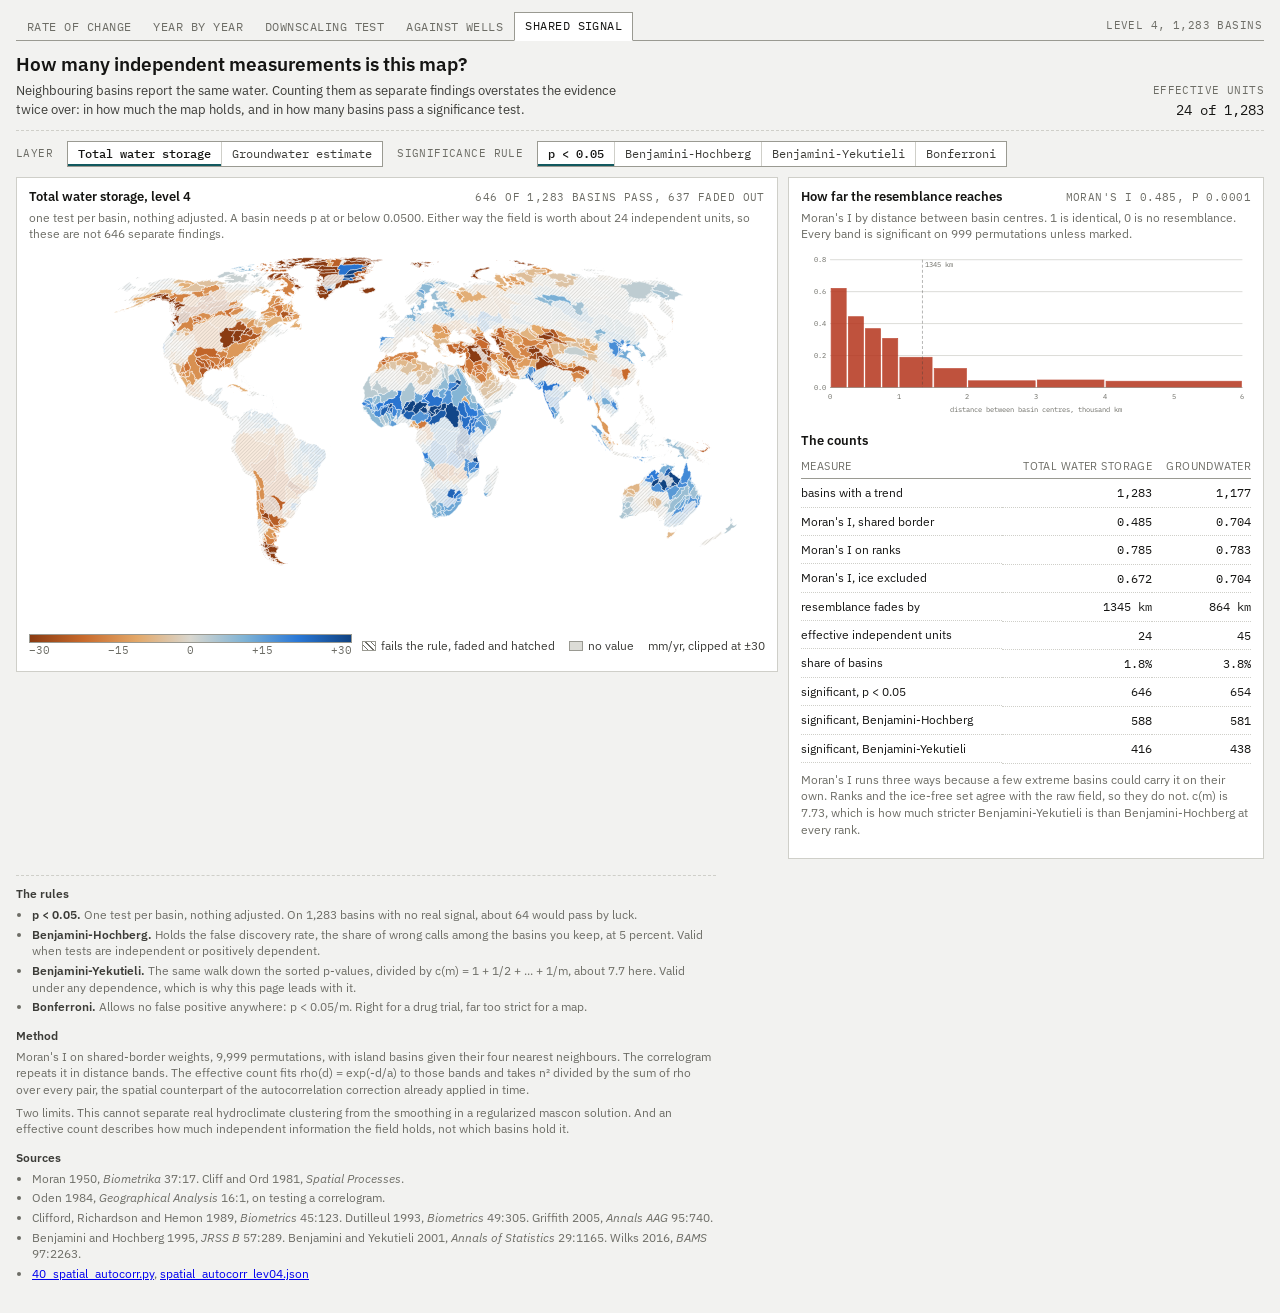
<file: site/independence.html>
<!doctype html>
<html lang="en">
<head>
<meta charset="utf-8">
<meta name="viewport" content="width=device-width, initial-scale=1">
<meta name="color-scheme" content="light dark">
<title>GRACE Basin Explorer</title>
<link rel="preconnect" href="https://fonts.googleapis.com">
<link rel="preconnect" href="https://fonts.gstatic.com" crossorigin>
<link rel="stylesheet" href="https://fonts.googleapis.com/css2?family=IBM+Plex+Mono:wght@400;500&family=IBM+Plex+Sans+Condensed:wght@600;700&family=IBM+Plex+Sans:wght@400;500;600&display=swap">
<link rel="stylesheet" href="style.css">
</head>
<body>

<nav>
  <a href="index.html">Rate of change</a>
  <a href="years.html">Year by year</a>
  <a href="red.html">Downscaling test</a>
  <a href="wells.html">Against wells</a>
  <a href="independence.html" aria-current="page">Shared signal</a>
  <span class="site">Level 4, 1,283 basins</span>
</nav>

<header>
  <div>
    <h1>How many independent measurements is this map?</h1>
    <p>Neighbouring basins report the same water. Counting them as separate findings overstates
       the evidence twice over: in how much the map holds, and in how many basins pass a
       significance test.</p>
  </div>
  <div class="window">
    <div><span class="eyebrow">Effective units</span><b id="w-neff">&nbsp;</b></div>
  </div>
</header>

<div class="toolbar">
  <span class="eyebrow">Layer</span>
  <div class="seg" id="seg-product">
    <button data-v="t" aria-pressed="true">Total water storage</button>
    <button data-v="g" aria-pressed="false">Groundwater estimate</button>
  </div>
  <span class="eyebrow">Significance rule</span>
  <div class="seg" id="seg-rule">
    <button data-v="raw" aria-pressed="true">p &lt; 0.05</button>
    <button data-v="bh" aria-pressed="false">Benjamini-Hochberg</button>
    <button data-v="by" aria-pressed="false">Benjamini-Yekutieli</button>
    <button data-v="bonferroni" aria-pressed="false">Bonferroni</button>
  </div>
  <span class="hint" id="hint"></span>
</div>

<div class="grid">
  <section class="panel map-panel">
    <div class="panel-head">
      <h2 id="map-title">Which basins survive the rule</h2>
      <span class="eyebrow" id="map-sub"></span>
    </div>
    <p class="panel-note" id="map-note"></p>
    <svg id="map" class="map" role="img" aria-label="Level 4 basins, hatched where the trend fails the selected significance rule"></svg>
    <div class="bar">
      <div style="flex:1 1 260px;min-width:200px">
        <div class="ramp" id="ramp"></div>
        <div class="ticks"><span>&minus;30</span><span>&minus;15</span><span>0</span><span>+15</span><span>+30</span></div>
      </div>
      <div class="keys">
        <span class="key"><span class="sw" id="sw-hatch"></span>fails the rule, faded and hatched</span>
        <span class="key"><span class="sw" style="background:var(--nodata)"></span>no value</span>
        <span class="key">mm/yr, clipped at &plusmn;30</span>
      </div>
    </div>
  </section>

  <section class="panel series-panel">
    <div class="panel-head">
      <h2>How far the resemblance reaches</h2>
      <span class="eyebrow" id="corr-sub"></span>
    </div>
    <p class="panel-note">Moran's I by distance between basin centres. 1 is identical, 0 is no
       resemblance. Every band is significant on 999 permutations unless marked.</p>
    <svg id="corr" class="chart" role="img" aria-label="Moran's I by distance band"></svg>

    <div class="panel-head" style="margin-top:14px">
      <h2>The counts</h2>
    </div>
    <table>
      <thead><tr><th>measure</th><th>total water storage</th><th>groundwater</th></tr></thead>
      <tbody id="stats"></tbody>
    </table>
    <p class="panel-note" id="stats-note" style="margin-top:8px"></p>
  </section>
</div>

<div id="tip" role="status" aria-live="polite"></div>

<footer>
  <h3>The rules</h3>
  <ul>
    <li><b>p &lt; 0.05.</b> One test per basin, nothing adjusted. On 1,283 basins with no real
      signal, about 64 would pass by luck.</li>
    <li><b>Benjamini-Hochberg.</b> Holds the false discovery rate, the share of wrong calls among
      the basins you keep, at 5 percent. Valid when tests are independent or positively
      dependent.</li>
    <li><b>Benjamini-Yekutieli.</b> The same walk down the sorted p-values, divided by
      c(m) = 1 + 1/2 + ... + 1/m, about 7.7 here. Valid under any dependence, which is why this
      page leads with it.</li>
    <li><b>Bonferroni.</b> Allows no false positive anywhere: p &lt; 0.05/m. Right for a drug
      trial, far too strict for a map.</li>
  </ul>

  <h3>Method</h3>
  <p>Moran's I on shared-border weights, 9,999 permutations, with island basins given their four
  nearest neighbours. The correlogram repeats it in distance bands. The effective count fits
  rho(d) = exp(-d/a) to those bands and takes n&sup2; divided by the sum of rho over every pair,
  the spatial counterpart of the autocorrelation correction already applied in time.</p>
  <p>Two limits. This cannot separate real hydroclimate clustering from the smoothing in a
  regularized mascon solution. And an effective count describes how much independent information
  the field holds, not which basins hold it.</p>

  <h3>Sources</h3>
  <ul>
    <li>Moran 1950, <i>Biometrika</i> 37:17. Cliff and Ord 1981, <i>Spatial Processes</i>.</li>
    <li>Oden 1984, <i>Geographical Analysis</i> 16:1, on testing a correlogram.</li>
    <li>Clifford, Richardson and Hemon 1989, <i>Biometrics</i> 45:123. Dutilleul 1993,
      <i>Biometrics</i> 49:305. Griffith 2005, <i>Annals AAG</i> 95:740.</li>
    <li>Benjamini and Hochberg 1995, <i>JRSS B</i> 57:289. Benjamini and Yekutieli 2001,
      <i>Annals of Statistics</i> 29:1165. Wilks 2016, <i>BAMS</i> 97:2263.</li>
    <li><a href="https://github.com/tristangrupp/graceful-replenishment/blob/main/global/scripts/40_spatial_autocorr.py">40_spatial_autocorr.py</a>,
      <a href="https://github.com/tristangrupp/graceful-replenishment/blob/main/global/trends/spatial_autocorr_lev04.json">spatial_autocorr_lev04.json</a></li>
  </ul>
</footer>

<script src="data.js"></script>
<script src="independence_data.js"></script>
<script src="independence.js"></script>
</body>
</html>
</file>
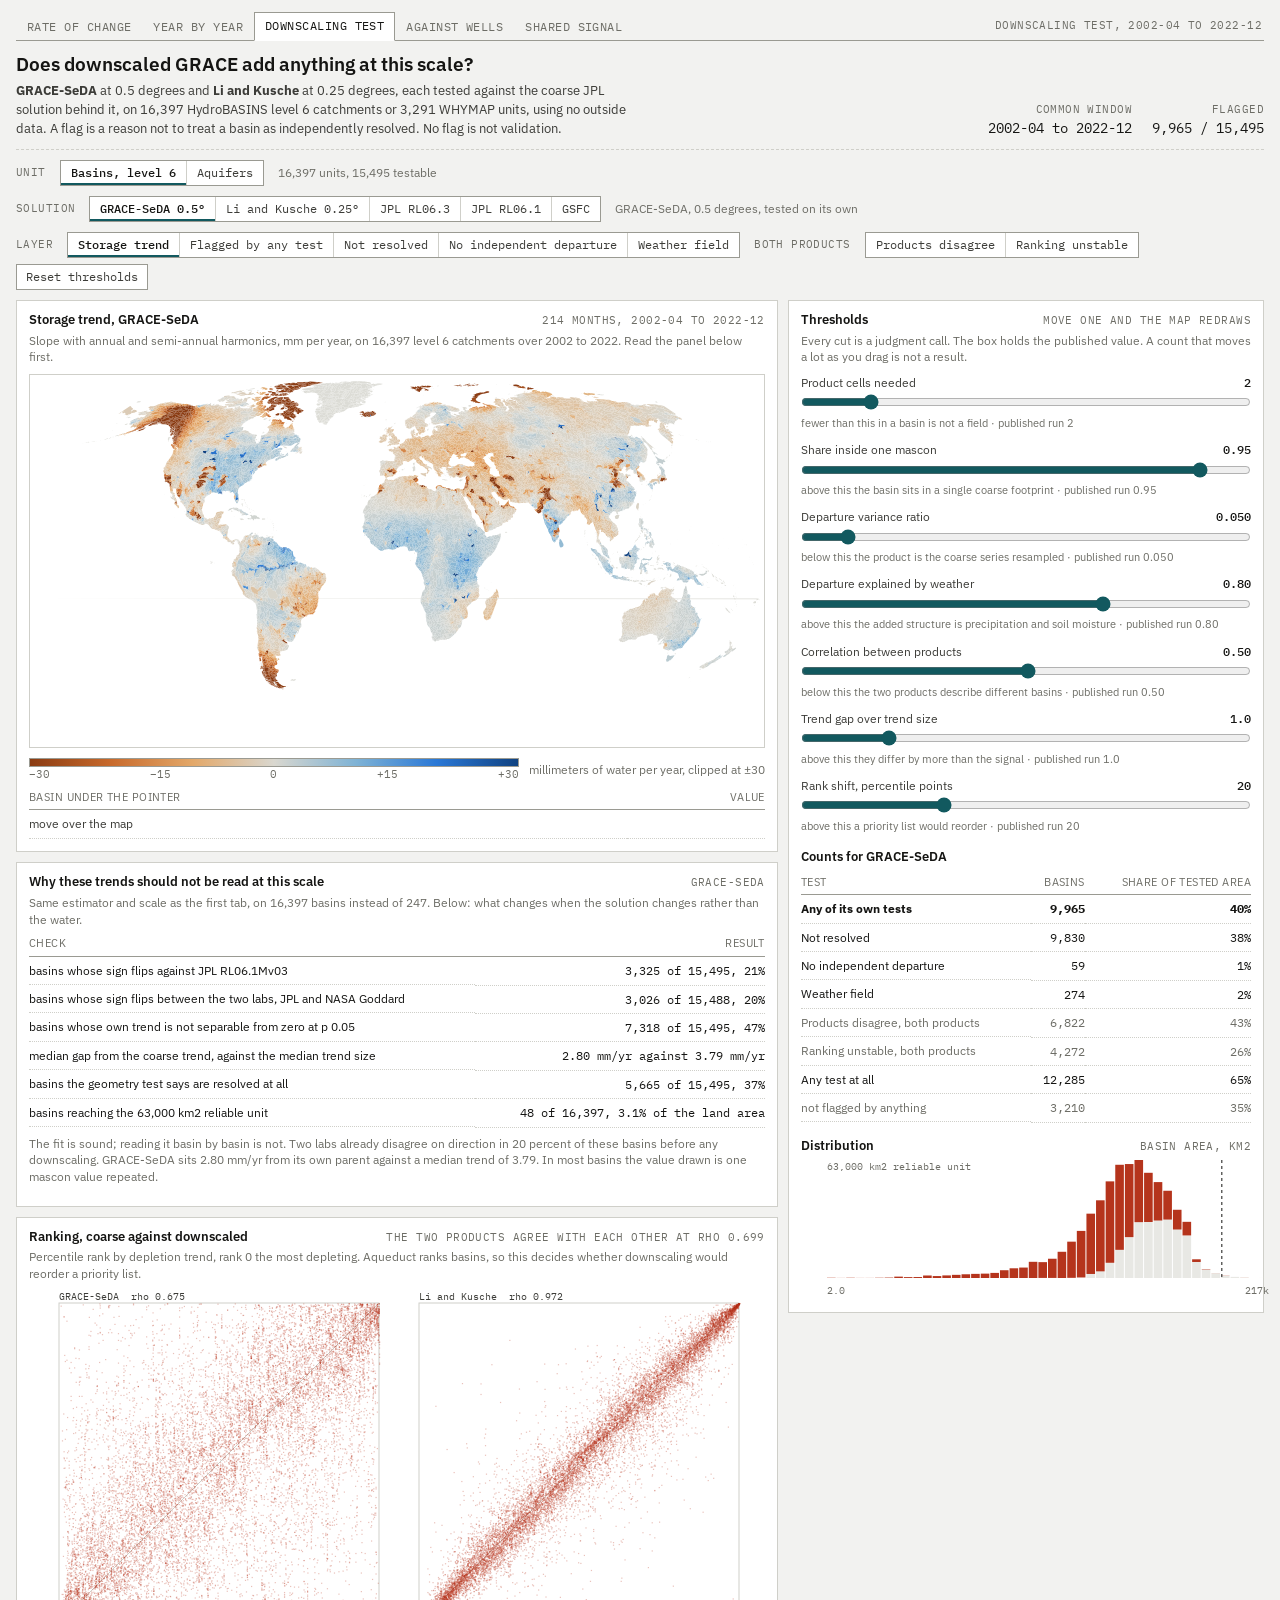
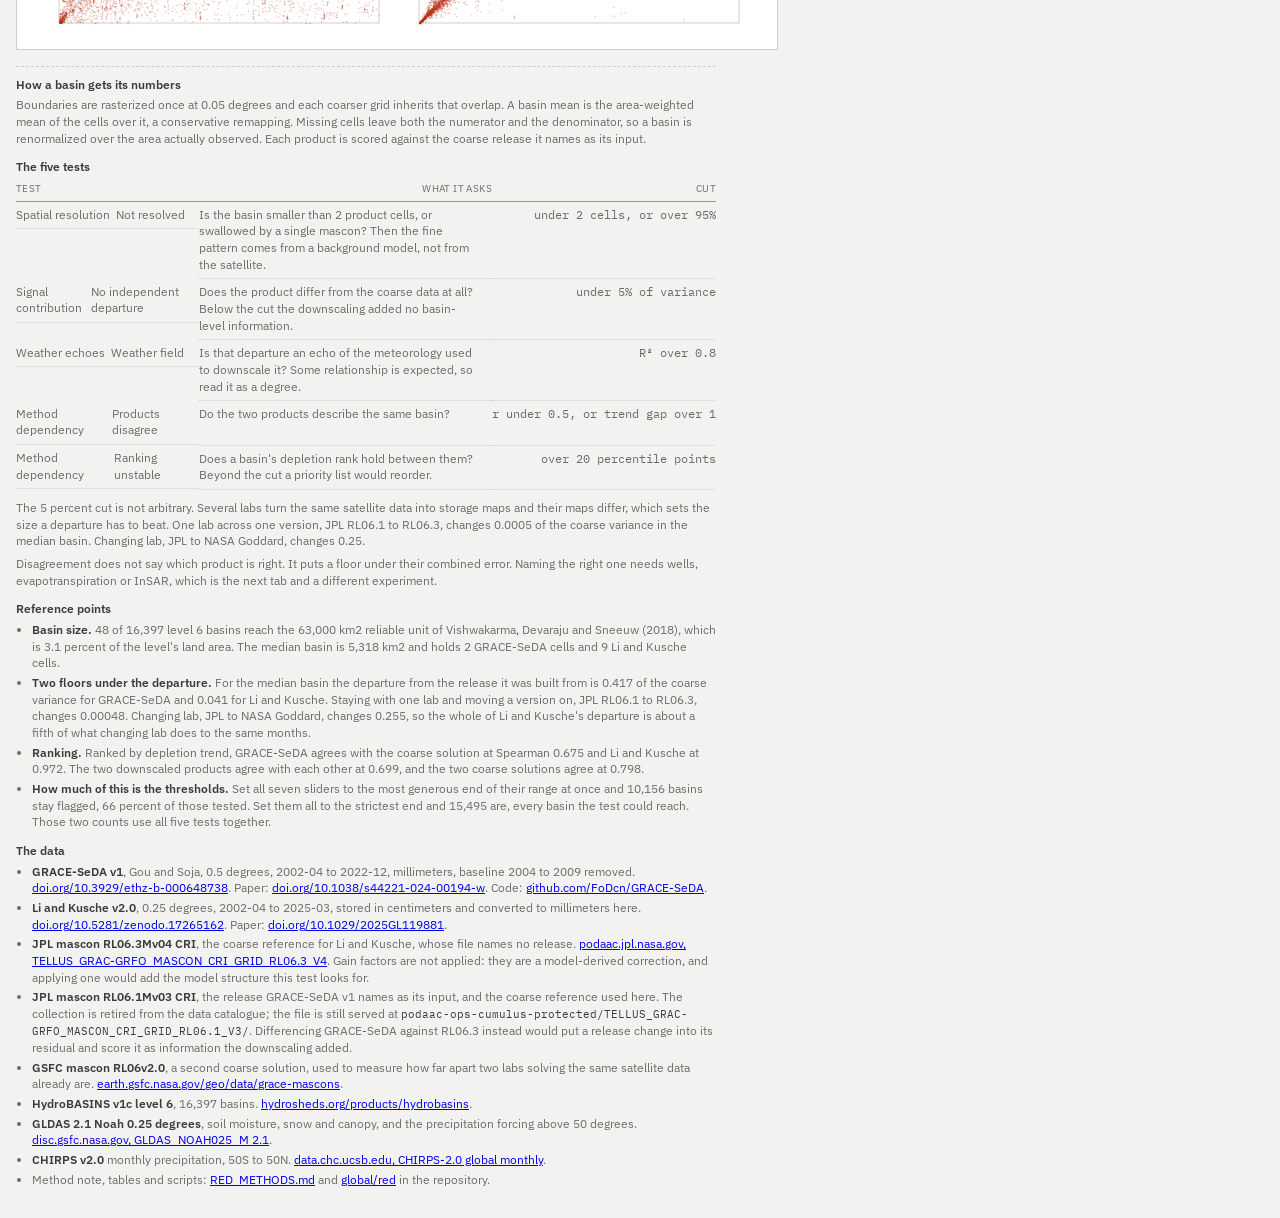
<file: site/red.html>
<!doctype html>
<html lang="en">
<head>
<meta charset="utf-8">
<meta name="viewport" content="width=device-width, initial-scale=1">
<meta name="color-scheme" content="light dark">
<title>GRACE Basin Explorer</title>
<link rel="preconnect" href="https://fonts.googleapis.com">
<link rel="preconnect" href="https://fonts.gstatic.com" crossorigin>
<link rel="stylesheet" href="https://fonts.googleapis.com/css2?family=IBM+Plex+Mono:wght@400;500&family=IBM+Plex+Sans+Condensed:wght@600;700&family=IBM+Plex+Sans:wght@400;500;600&display=swap">
<link rel="stylesheet" href="style.css">
</head>
<body>

<nav>
  <a href="index.html">Rate of change</a>
  <a href="years.html">Year by year</a>
  <a href="red.html" aria-current="page">Downscaling test</a>
  <a href="wells.html">Against wells</a>
  <a href="independence.html">Shared signal</a>
  <span class="site" id="nav-window">&nbsp;</span>
</nav>

<header>
  <div>
    <h1>Does downscaled GRACE add anything at this scale?</h1>
    <p><b>GRACE-SeDA</b> at 0.5 degrees and <b>Li and Kusche</b> at 0.25 degrees, each tested
       against the coarse JPL solution behind it, on 16,397 HydroBASINS level 6 catchments
       or 3,291 WHYMAP units, using no outside data. A flag is a reason not to treat a basin as
       independently resolved. No flag is not validation.</p>
  </div>
  <div class="window">
    <div><span class="eyebrow">Common window</span><b id="w-window">&nbsp;</b></div>
    <div><span class="eyebrow">Flagged</span><b id="w-red">&nbsp;</b></div>
  </div>
</header>

<div class="toolbar">
  <span class="eyebrow">Unit</span>
  <div class="seg" id="seg-unit">
    <button data-v="level06" aria-pressed="true">Basins, level 6</button>
    <button data-v="aquifer" aria-pressed="false">Aquifers</button>
  </div>
  <span class="hint" id="unit-hint"></span>
</div>

<div class="toolbar">
  <span class="eyebrow">Solution</span>
  <div class="seg" id="seg-product">
    <button data-v="G" aria-pressed="true">GRACE-SeDA 0.5&deg;</button>
    <button data-v="L" aria-pressed="false">Li and Kusche 0.25&deg;</button>
    <button data-v="C" aria-pressed="false">JPL RL06.3</button>
    <button data-v="C61" aria-pressed="false">JPL RL06.1</button>
    <button data-v="C2" aria-pressed="false">GSFC</button>
  </div>
  <span class="hint" id="prod-hint"></span>
</div>

<div class="toolbar">
  <span class="eyebrow">Layer</span>
  <div class="seg" id="seg-layer">
    <button data-v="TREND" aria-pressed="true">Storage trend</button>
    <button data-v="ANY" aria-pressed="false">Flagged by any test</button>
    <button data-v="RED_GEOMETRY" aria-pressed="false">Not resolved</button>
    <button data-v="RED_NO_INDEPENDENT_DEPARTURE" aria-pressed="false">No independent departure</button>
    <button data-v="RED_PREDICTOR_DERIVED" aria-pressed="false">Weather field</button>
  </div>
  <span class="eyebrow">Both products</span>
  <div class="seg" id="seg-pair">
    <button data-v="RED_DISAGREEMENT" aria-pressed="false">Products disagree</button>
    <button data-v="RED_RANK_UNSTABLE" aria-pressed="false">Ranking unstable</button>
  </div>
  <button class="btn" id="reset" type="button"
          title="Put every threshold back to the value the experiment ran at">Reset thresholds</button>
</div>

<div class="grid">
  <div class="col">
  <section class="panel">
    <div class="panel-head">
      <h2 id="map-title">Storage trend</h2>
      <span class="eyebrow" id="map-sub"></span>
    </div>
    <p class="panel-note" id="map-note"></p>
    <div class="canvas-wrap">
      <canvas id="map" role="img" aria-label="World map of HydroBASINS level 6 basins"></canvas>
    </div>
    <div class="bar" id="legend-trend">
      <div style="flex:1 1 260px">
        <div class="ramp" id="ramp" style="width:100%"></div>
        <div class="ticks"><span>&minus;30</span><span>&minus;15</span><span>0</span>
          <span>+15</span><span>+30</span></div>
      </div>
      <span class="hint">millimeters of water per year, clipped at &plusmn;30</span>
    </div>
    <div class="keys" id="legend-flags" hidden>
      <span class="key"><i class="sw" style="background:#b5341c"></i>flagged: a specific reason not to treat it as resolved</span>
      <span class="key"><i class="sw" style="background:var(--sunk)"></i>not flagged</span>
      <span class="key"><i class="sw" style="background:var(--nodata)"></i>not tested</span>
    </div>
    <table id="pick-table">
      <thead><tr><th>Basin under the pointer</th><th>value</th></tr></thead>
      <tbody id="pick"><tr><td class="name">move over the map</td><td></td></tr></tbody>
    </table>
  </section>

  <section class="panel">
    <div class="panel-head">
      <h2>Why these trends should not be read at this scale</h2>
      <span class="eyebrow" id="evis-sub"></span>
    </div>
    <p class="panel-note">Same estimator and scale as the first tab, on 16,397 basins instead of
       247. Below: what changes when the solution changes rather than the water.</p>
    <table>
      <thead><tr><th>check</th><th>result</th></tr></thead>
      <tbody id="evis"></tbody>
    </table>
    <p class="panel-note" id="evis-note" style="margin-top:8px"></p>
  </section>

  <section class="panel">
    <div class="panel-head">
      <h2>Ranking, coarse against downscaled</h2>
      <span class="eyebrow" id="rank-sub"></span>
    </div>
    <p class="panel-note">Percentile rank by depletion trend, rank 0 the most depleting. Aqueduct
       ranks basins, so this decides whether downscaling would reorder a priority list.</p>
    <canvas id="ranks" class="minichart"></canvas>
  </section>
  </div>

  <div class="col">
  <section class="panel">
    <div class="panel-head">
      <h2>Thresholds</h2>
      <span class="eyebrow">move one and the map redraws</span>
    </div>
    <p class="panel-note">Every cut is a judgment call. The box holds the published value. A count
       that moves a lot as you drag is not a result.</p>
    <div id="sliders"></div>

    <div class="panel-head" style="margin-top:14px">
      <h2 id="counts-title">Counts at the current thresholds</h2>
    </div>
    <table>
      <thead><tr><th>test</th><th>basins</th><th>share of tested area</th></tr></thead>
      <tbody id="counts"></tbody>
    </table>

    <div class="panel-head" style="margin-top:14px">
      <h2 id="dist-title">Distribution</h2>
      <span class="eyebrow" id="dist-sub"></span>
    </div>
    <canvas id="dist" class="minichart"></canvas>
  </section>
  </div>
</div>

<footer>
  <h3>How a basin gets its numbers</h3>
  <p>Boundaries are rasterized once at 0.05 degrees and each coarser grid inherits that overlap. A
  basin mean is the area-weighted mean of the cells over it, a conservative remapping. Missing
  cells leave both the numerator and the denominator, so a basin is renormalized over the area
  actually observed. Each product is scored against the coarse release it names as its input.</p>

  <h3>The five tests</h3>
  <table class="tests">
    <thead><tr><th>test</th><th>what it asks</th><th>cut</th></tr></thead>
    <tbody>
      <tr><td class="name">Spatial resolution<br><span class="ns">Not resolved</span></td>
        <td>Is the basin smaller than 2 product cells, or swallowed by a single mascon? Then the
          fine pattern comes from a background model, not from the satellite.</td>
        <td>under 2 cells, or over 95%</td></tr>
      <tr><td class="name">Signal contribution<br><span class="ns">No independent departure</span></td>
        <td>Does the product differ from the coarse data at all? Below the cut the downscaling
          added no basin-level information.</td>
        <td>under 5% of variance</td></tr>
      <tr><td class="name">Weather echoes<br><span class="ns">Weather field</span></td>
        <td>Is that departure an echo of the meteorology used to downscale it? Some relationship is
          expected, so read it as a degree.</td>
        <td>R&sup2; over 0.8</td></tr>
      <tr><td class="name">Method dependency<br><span class="ns">Products disagree</span></td>
        <td>Do the two products describe the same basin?</td>
        <td>r under 0.5, or trend gap over 1</td></tr>
      <tr><td class="name">Method dependency<br><span class="ns">Ranking unstable</span></td>
        <td>Does a basin's depletion rank hold between them? Beyond the cut a priority list would
          reorder.</td>
        <td>over 20 percentile points</td></tr>
    </tbody>
  </table>
  <p>The 5 percent cut is not arbitrary. Several labs turn the same satellite data into storage
  maps and
  their maps differ, which sets the size a departure has to beat. One lab across one version, JPL
  RL06.1 to RL06.3, changes 0.0005 of the coarse variance in the median basin. Changing lab, JPL to
  NASA Goddard, changes 0.25.</p>
  <p>Disagreement does not say which product is right. It puts a floor under their combined error.
  Naming the right one needs wells, evapotranspiration or InSAR, which is the next tab and a
  different experiment.</p>

  <h3>Reference points</h3>
  <ul>
    <li id="foot-area"></li>
    <li id="foot-solution"></li>
    <li id="foot-spearman"></li>
    <li id="foot-corners"></li>
  </ul>

  <h3>The data</h3>
  <ul>
    <li><b>GRACE-SeDA v1</b>, Gou and Soja, 0.5 degrees, 2002-04 to 2022-12, millimeters, baseline
      2004 to 2009 removed.
      <a href="https://doi.org/10.3929/ethz-b-000648738">doi.org/10.3929/ethz-b-000648738</a>.
      Paper: <a href="https://doi.org/10.1038/s44221-024-00194-w">doi.org/10.1038/s44221-024-00194-w</a>.
      Code: <a href="https://github.com/FoDcn/GRACE-SeDA">github.com/FoDcn/GRACE-SeDA</a>.</li>
    <li><b>Li and Kusche v2.0</b>, 0.25 degrees, 2002-04 to 2025-03, stored in centimeters and
      converted to millimeters here.
      <a href="https://doi.org/10.5281/zenodo.17265162">doi.org/10.5281/zenodo.17265162</a>.
      Paper: <a href="https://doi.org/10.1029/2025GL119881">doi.org/10.1029/2025GL119881</a>.</li>
    <li><b>JPL mascon RL06.3Mv04 CRI</b>, the coarse reference for Li and Kusche, whose file names
      no release.
      <a href="https://podaac.jpl.nasa.gov/dataset/TELLUS_GRAC-GRFO_MASCON_CRI_GRID_RL06.3_V4">podaac.jpl.nasa.gov,
      TELLUS_GRAC-GRFO_MASCON_CRI_GRID_RL06.3_V4</a>. Gain factors are not applied:
      they are a model-derived correction, and applying one would add the model structure this test
      looks for.</li>
    <li><b>JPL mascon RL06.1Mv03 CRI</b>, the release GRACE-SeDA v1 names as its input, and the
      coarse reference used here. The collection is retired from the data
      catalogue; the file is still served at
      <code>podaac-ops-cumulus-protected/TELLUS_GRAC-GRFO_MASCON_CRI_GRID_RL06.1_V3/</code>.
      Differencing GRACE-SeDA against RL06.3 instead would put a release change into its residual
      and score it as information the downscaling added.</li>
    <li><b>GSFC mascon RL06v2.0</b>, a second coarse solution, used to measure how far apart two
      labs solving the same satellite data already are.
      <a href="https://earth.gsfc.nasa.gov/geo/data/grace-mascons">earth.gsfc.nasa.gov/geo/data/grace-mascons</a>.</li>
    <li><b>HydroBASINS v1c level 6</b>, 16,397 basins.
      <a href="https://www.hydrosheds.org/products/hydrobasins">hydrosheds.org/products/hydrobasins</a>.</li>
    <li><b>GLDAS 2.1 Noah 0.25 degrees</b>, soil moisture, snow and canopy, and the precipitation
      forcing above 50 degrees.
      <a href="https://disc.gsfc.nasa.gov/datasets/GLDAS_NOAH025_M_2.1/summary">disc.gsfc.nasa.gov,
      GLDAS_NOAH025_M 2.1</a>.</li>
    <li><b>CHIRPS v2.0</b> monthly precipitation, 50S to 50N.
      <a href="https://data.chc.ucsb.edu/products/CHIRPS-2.0/global_monthly/netcdf/byYear/">data.chc.ucsb.edu,
      CHIRPS-2.0 global monthly</a>.</li>
    <li>Method note, tables and scripts:
      <a href="https://github.com/tristangrupp/graceful-replenishment/blob/main/global/RED_METHODS.md">RED_METHODS.md</a>
      and <a href="https://github.com/tristangrupp/graceful-replenishment/tree/main/global/red">global/red</a>
      in the repository.</li>
  </ul>
</footer>

<div id="tip" role="status" aria-live="polite"></div>
<script src="red_data_level06.js"></script>
<script src="red.js"></script>
</body>
</html>
</file>
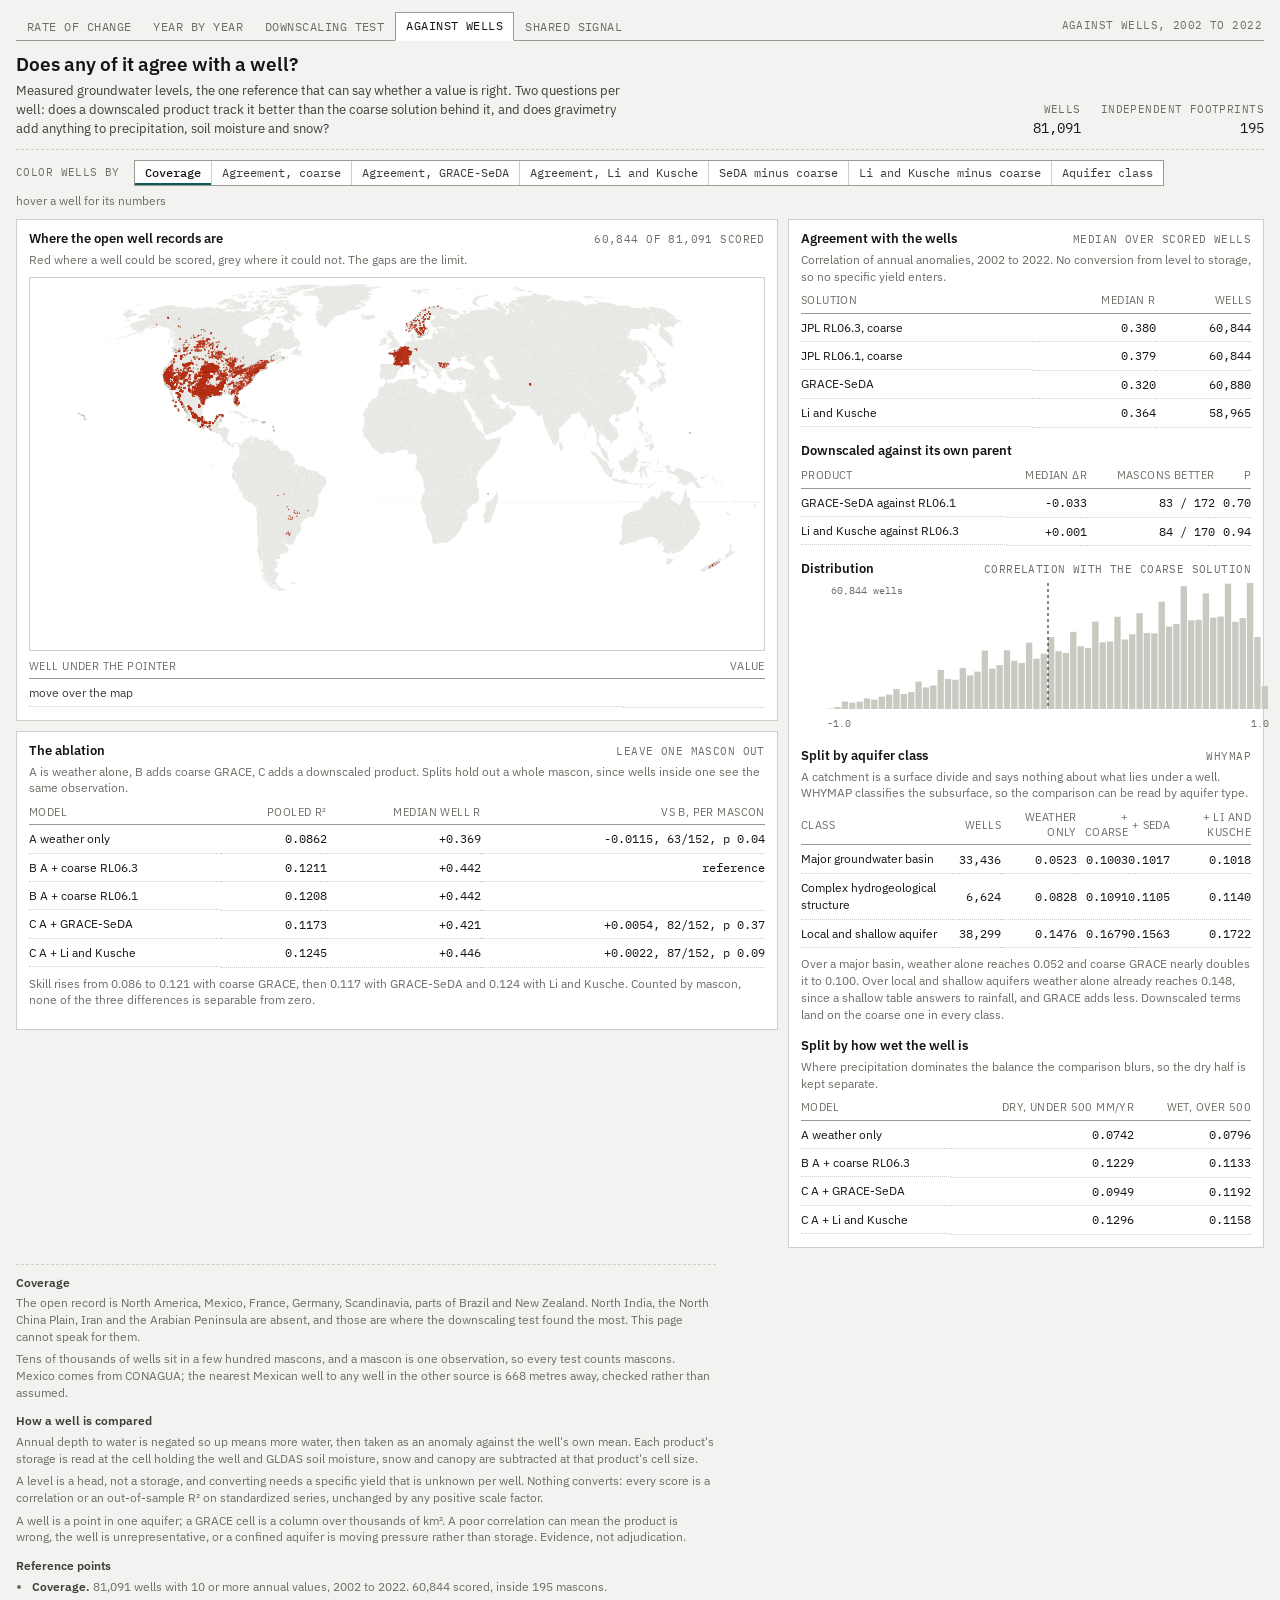
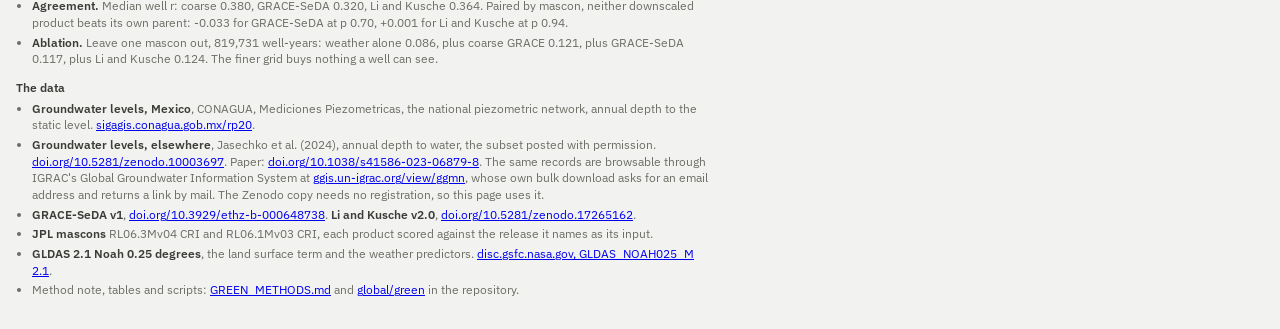
<file: site/wells.html>
<!doctype html>
<html lang="en">
<head>
<meta charset="utf-8">
<meta name="viewport" content="width=device-width, initial-scale=1">
<meta name="color-scheme" content="light dark">
<title>GRACE Basin Explorer</title>
<link rel="preconnect" href="https://fonts.googleapis.com">
<link rel="preconnect" href="https://fonts.gstatic.com" crossorigin>
<link rel="stylesheet" href="https://fonts.googleapis.com/css2?family=IBM+Plex+Mono:wght@400;500&family=IBM+Plex+Sans+Condensed:wght@600;700&family=IBM+Plex+Sans:wght@400;500;600&display=swap">
<link rel="stylesheet" href="style.css">
</head>
<body>

<nav>
  <a href="index.html">Rate of change</a>
  <a href="years.html">Year by year</a>
  <a href="red.html">Downscaling test</a>
  <a href="wells.html" aria-current="page">Against wells</a>
  <a href="independence.html">Shared signal</a>
  <span class="site" id="nav-window">&nbsp;</span>
</nav>

<header>
  <div>
    <h1>Does any of it agree with a well?</h1>
    <p>Measured groundwater levels, the one reference that can say whether a value is right. Two
       questions per well: does a downscaled product track it better than the coarse solution
       behind it, and does gravimetry add anything to precipitation, soil moisture and snow?</p>
  </div>
  <div class="window">
    <div><span class="eyebrow">Wells</span><b id="w-wells">&nbsp;</b></div>
    <div><span class="eyebrow">Independent footprints</span><b id="w-mascons">&nbsp;</b></div>
  </div>
</header>

<div class="toolbar">
  <span class="eyebrow">Color wells by</span>
  <div class="seg" id="seg-layer">
    <button data-v="cover" aria-pressed="true">Coverage</button>
    <button data-v="rC" aria-pressed="false">Agreement, coarse</button>
    <button data-v="rG" aria-pressed="false">Agreement, GRACE-SeDA</button>
    <button data-v="rL" aria-pressed="false">Agreement, Li and Kusche</button>
    <button data-v="dG" aria-pressed="false">SeDA minus coarse</button>
    <button data-v="dL" aria-pressed="false">Li and Kusche minus coarse</button>
    <button data-v="aq" aria-pressed="false">Aquifer class</button>
  </div>
  <span class="hint" id="hint"></span>
</div>

<div class="grid">
  <div class="col">
  <section class="panel">
    <div class="panel-head">
      <h2 id="map-title">Where the open well records are</h2>
      <span class="eyebrow" id="map-sub"></span>
    </div>
    <p class="panel-note" id="map-note"></p>
    <div class="canvas-wrap">
      <canvas id="map" role="img" aria-label="World map of groundwater monitoring wells"></canvas>
    </div>
    <div class="bar" id="legend">
      <div style="flex:1 1 240px">
        <div class="ramp" id="ramp" style="width:100%"></div>
        <div class="ticks" id="ticks"></div>
      </div>
      <span class="hint" id="legend-note"></span>
    </div>
    <div class="keys" id="legend-cat" hidden>
      <span class="key"><i class="sw" style="background:#2a78d6"></i>major groundwater basin</span>
      <span class="key"><i class="sw" style="background:#7a5aa8"></i>complex hydrogeological structure</span>
      <span class="key"><i class="sw" style="background:#b5341c"></i>local and shallow aquifer</span>
      <span class="key"><i class="sw" style="background:var(--nodata)"></i>outside any WHYMAP polygon</span>
    </div>
    <table id="pick-table">
      <thead><tr><th>Well under the pointer</th><th>value</th></tr></thead>
      <tbody id="pick"><tr><td class="name">move over the map</td><td></td></tr></tbody>
    </table>
  </section>

  <section class="panel">
    <div class="panel-head">
      <h2>The ablation</h2>
      <span class="eyebrow">leave one mascon out</span>
    </div>
    <p class="panel-note">A is weather alone, B adds coarse GRACE, C adds a downscaled product.
       Splits hold out a whole mascon, since wells inside one see the same observation.</p>
    <table>
      <thead><tr><th>model</th><th>pooled R&sup2;</th><th>median well r</th>
        <th>vs B, per mascon</th></tr></thead>
      <tbody id="ablation"></tbody>
    </table>
    <p class="panel-note" id="ablation-note" style="margin-top:8px"></p>
  </section>
  </div>

  <div class="col">
  <section class="panel">
    <div class="panel-head">
      <h2>Agreement with the wells</h2>
      <span class="eyebrow">median over scored wells</span>
    </div>
    <p class="panel-note">Correlation of annual anomalies, 2002 to 2022. No conversion from level
       to storage, so no specific yield enters.</p>
    <table>
      <thead><tr><th>solution</th><th>median r</th><th>wells</th></tr></thead>
      <tbody id="agree"></tbody>
    </table>

    <div class="panel-head" style="margin-top:14px">
      <h2>Downscaled against its own parent</h2>
    </div>
    <table>
      <thead><tr><th>product</th><th>median &Delta;r</th><th>mascons better</th><th>p</th></tr></thead>
      <tbody id="paired"></tbody>
    </table>

    <div class="panel-head" style="margin-top:14px">
      <h2 id="dist-title">Distribution</h2>
      <span class="eyebrow" id="dist-sub"></span>
    </div>
    <canvas id="dist" class="minichart"></canvas>

    <div class="panel-head" style="margin-top:14px">
      <h2>Split by aquifer class</h2>
      <span class="eyebrow">WHYMAP</span>
    </div>
    <p class="panel-note">A catchment is a surface divide and says nothing about what lies under a
       well. WHYMAP classifies the subsurface, so the comparison can be read by aquifer type.</p>
    <table>
      <thead><tr><th>class</th><th>wells</th><th>weather only</th><th>+ coarse</th>
        <th>+ SeDA</th><th>+ Li and Kusche</th></tr></thead>
      <tbody id="aquifer"></tbody>
    </table>
    <p class="panel-note" id="aquifer-note" style="margin-top:8px"></p>

    <div class="panel-head" style="margin-top:14px">
      <h2>Split by how wet the well is</h2>
    </div>
    <p class="panel-note">Where precipitation dominates the balance the comparison blurs, so the
       dry half is kept separate.</p>
    <table>
      <thead><tr><th>model</th><th>dry, under 500 mm/yr</th><th>wet, over 500</th></tr></thead>
      <tbody id="wetness"></tbody>
    </table>
  </section>
  </div>
</div>

<footer>
  <h3>Coverage</h3>
  <p>The open record is North America, Mexico, France, Germany, Scandinavia, parts of Brazil and
  New Zealand. North India, the North China Plain, Iran and the Arabian Peninsula are absent, and
  those are where the downscaling test found the most. This page cannot speak for them.</p>
  <p>Tens of thousands of wells sit in a few hundred mascons, and a mascon is one observation, so
  every test counts mascons. Mexico comes from CONAGUA; the nearest Mexican well to any well in the
  other source is 668 metres away, checked rather than assumed.</p>

  <h3>How a well is compared</h3>
  <p>Annual depth to water is negated so up means more water, then taken as an anomaly against the
  well's own mean. Each product's storage is read at the cell holding the well and GLDAS soil
  moisture, snow and canopy are subtracted at that product's cell size.</p>
  <p>A level is a head, not a storage, and converting needs a specific yield that is unknown per
  well. Nothing converts: every score is a correlation or an out-of-sample R&sup2; on standardized
  series, unchanged by any positive scale factor.</p>
  <p>A well is a point in one aquifer; a GRACE cell is a column over thousands of km&sup2;. A poor
  correlation can mean the product is wrong, the well is unrepresentative, or a confined aquifer is
  moving pressure rather than storage. Evidence, not adjudication.</p>

  <h3>Reference points</h3>
  <ul>
    <li id="foot-cover"></li>
    <li id="foot-agree"></li>
    <li id="foot-ablate"></li>
  </ul>

  <h3>The data</h3>
  <ul>
    <li><b>Groundwater levels, Mexico</b>, CONAGUA, Mediciones Piezometricas, the national
      piezometric network, annual depth to the static level.
      <a href="https://sigagis.conagua.gob.mx/rp20/">sigagis.conagua.gob.mx/rp20</a>.</li>
    <li><b>Groundwater levels, elsewhere</b>, Jasechko et al. (2024), annual depth to water, the
      subset posted with permission.
      <a href="https://doi.org/10.5281/zenodo.10003697">doi.org/10.5281/zenodo.10003697</a>.
      Paper: <a href="https://doi.org/10.1038/s41586-023-06879-8">doi.org/10.1038/s41586-023-06879-8</a>.
      The same records are browsable through IGRAC's Global Groundwater Information System at
      <a href="https://ggis.un-igrac.org/view/ggmn/">ggis.un-igrac.org/view/ggmn</a>, whose own
      bulk download asks for an email address and returns a link by mail. The Zenodo copy needs
      no registration, so this page uses it.</li>
    <li><b>GRACE-SeDA v1</b>,
      <a href="https://doi.org/10.3929/ethz-b-000648738">doi.org/10.3929/ethz-b-000648738</a>.
      <b>Li and Kusche v2.0</b>,
      <a href="https://doi.org/10.5281/zenodo.17265162">doi.org/10.5281/zenodo.17265162</a>.</li>
    <li><b>JPL mascons</b> RL06.3Mv04 CRI and RL06.1Mv03 CRI, each product scored against the
      release it names as its input.</li>
    <li><b>GLDAS 2.1 Noah 0.25 degrees</b>, the land surface term and the weather predictors.
      <a href="https://disc.gsfc.nasa.gov/datasets/GLDAS_NOAH025_M_2.1/summary">disc.gsfc.nasa.gov,
      GLDAS_NOAH025_M 2.1</a>.</li>
    <li>Method note, tables and scripts:
      <a href="https://github.com/tristangrupp/graceful-replenishment/blob/main/global/GREEN_METHODS.md">GREEN_METHODS.md</a>
      and <a href="https://github.com/tristangrupp/graceful-replenishment/tree/main/global/green">global/green</a>
      in the repository.</li>
  </ul>
</footer>

<div id="tip" role="status" aria-live="polite"></div>
<script src="wells_data.js"></script>
<script src="wells.js"></script>
</body>
</html>
</file>
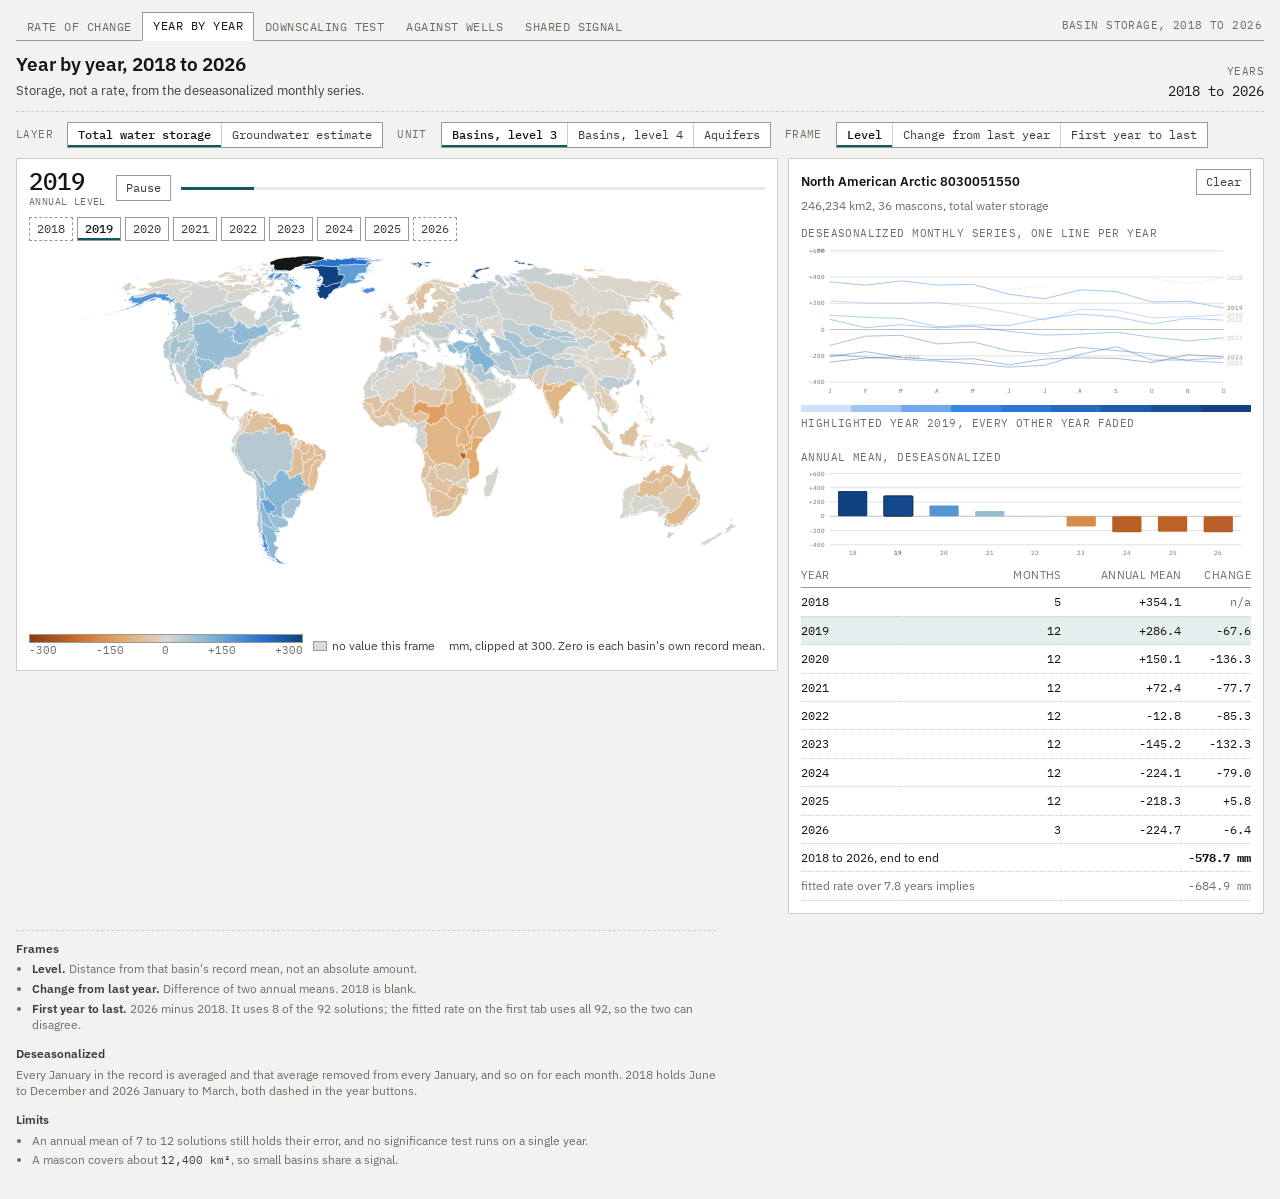
<file: site/years.html>
<!doctype html>
<html lang="en">
<head>
<meta charset="utf-8">
<meta name="viewport" content="width=device-width, initial-scale=1">
<meta name="color-scheme" content="light dark">
<title>GRACE Basin Explorer</title>
<link rel="preconnect" href="https://fonts.googleapis.com">
<link rel="preconnect" href="https://fonts.gstatic.com" crossorigin>
<link rel="stylesheet" href="https://fonts.googleapis.com/css2?family=IBM+Plex+Mono:wght@400;500&family=IBM+Plex+Sans+Condensed:wght@600;700&family=IBM+Plex+Sans:wght@400;500;600&display=swap">
<link rel="stylesheet" href="style.css">
</head>
<body>

<nav>
  <a href="index.html">Rate of change</a>
  <a href="years.html" aria-current="page">Year by year</a>
  <a href="red.html">Downscaling test</a>
  <a href="wells.html">Against wells</a>
  <a href="independence.html">Shared signal</a>
  <span class="site">Basin storage, 2018 to 2026</span>
</nav>

<header>
  <div>
    <h1>Year by year, 2018 to 2026</h1>
    <p>Storage, not a rate, from the deseasonalized monthly series.</p>
  </div>
  <div class="window">
    <div><span class="eyebrow">Years</span><b id="w-years">&nbsp;</b></div>
  </div>
</header>

<div class="toolbar">
  <span class="eyebrow">Layer</span>
  <div class="seg" id="seg-product">
    <button data-v="t" aria-pressed="true">Total water storage</button>
    <button data-v="g" aria-pressed="false">Groundwater estimate</button>
  </div>
  <span class="eyebrow">Unit</span>
  <div class="seg" id="seg-level">
    <button data-v="03" aria-pressed="true">Basins, level 3</button>
    <button data-v="04" aria-pressed="false">Basins, level 4</button>
    <button data-v="aq" aria-pressed="false">Aquifers</button>
  </div>
  <span class="eyebrow">Frame</span>
  <div class="seg" id="seg-mode">
    <button data-v="level" aria-pressed="true">Level</button>
    <button data-v="delta" aria-pressed="false">Change from last year</button>
    <button data-v="endpoints" aria-pressed="false">First year to last</button>
  </div>
</div>

<div class="grid">
  <section class="panel map-panel">
    <div class="playline">
      <div class="stage"><span id="stage-year">2018</span><small id="stage-note">annual level</small></div>
      <button class="btn" id="play" type="button">Play</button>
      <div class="rail" aria-hidden="true"><span class="on" id="rail-on"></span></div>
      <div class="years" id="year-buttons"></div>
    </div>
    <svg id="map" class="map" role="img" aria-label="World map of annual basin storage"></svg>
    <div class="bar">
      <div style="flex:1 1 260px;min-width:200px">
        <div class="ramp" id="ramp"></div>
        <div class="ticks" id="ramp-ticks"></div>
      </div>
      <div class="keys">
        <span class="key"><span class="sw" style="background:var(--nodata)"></span>no value this frame</span>
        <span class="key" id="scale-note"></span>
      </div>
    </div>
  </section>

  <section class="panel series-panel">
    <div class="panel-head">
      <h2 id="pick-title">Pick a basin</h2>
      <button class="btn" id="clear" type="button">Clear</button>
    </div>
    <p class="panel-note" id="pick-sub">Select a basin.</p>

    <span class="eyebrow">Deseasonalized monthly series, one line per year</span>
    <svg id="cycle" class="chart" role="img" aria-label="Deseasonalized monthly series folded by year"></svg>
    <div class="swatch-row" id="year-swatches" aria-hidden="true"></div>
    <div class="legendrow"><span class="eyebrow" id="cycle-span"></span></div>

    <div style="margin-top:16px">
      <span class="eyebrow">Annual mean, deseasonalized</span>
      <svg id="bars" class="chart" role="img" aria-label="Annual mean storage by year"></svg>
    </div>

    <table>
      <thead><tr><th>Year</th><th>Months</th><th>Annual mean</th><th>Change</th></tr></thead>
      <tbody id="rows"></tbody>
    </table>
  </section>
</div>

<div id="tip" role="status" aria-live="polite"></div>

<footer>
  <h3>Frames</h3>
  <ul>
    <li><b>Level.</b> Distance from that basin's record mean, not an absolute amount.</li>
    <li><b>Change from last year.</b> Difference of two annual means. 2018 is blank.</li>
    <li><b>First year to last.</b> 2026 minus 2018. It uses 8 of the 92 solutions; the fitted rate
      on the first tab uses all 92, so the two can disagree.</li>
  </ul>

  <h3>Deseasonalized</h3>
  <p>Every January in the record is averaged and that average removed from every January, and so
  on for each month. 2018 holds June to December and 2026 January to March, both dashed in the
  year buttons.</p>

  <h3>Limits</h3>
  <ul>
    <li>An annual mean of 7 to 12 solutions still holds their error, and no significance test runs
      on a single year.</li>
    <li>A mascon covers about <code>12,400&nbsp;km&sup2;</code>, so small basins share a signal.</li>
  </ul>
</footer>

<script src="data.js"></script>
<script src="years.js"></script>
</body>
</html>
</file>
<file: style.css>
/* Deliberately plain. This should read as an internal research tool rather than
   a product page: square corners, hairline rules, no shadows, no filled
   controls, and labels set in the same monospace the numbers use. */
:root{
  --ground:#f2f2f0; --surface:#ffffff; --sunk:#e8e8e4;
  --line:#cfcfc9; --line-strong:#9a9a92;
  --ink:#151513; --ink-2:#3c3c38; --muted:#6d6d66;
  --accent:#12595f; --accent-soft:#e4eeee;
  --hatch:#6d6d66;
  --s1:#2a78d6; --s2:#eb6834; --s3:#1baf7a; --s4:#eda100; --s5:#e87ba4; --s6:#008300;
  --nodata:#dcdcd6;
}
@media (prefers-color-scheme:dark){:root:not([data-theme="light"]){
  --ground:#111110; --surface:#191918; --sunk:#0b0b0a;
  --line:#33332f; --line-strong:#55554e;
  --ink:#eaeae6; --ink-2:#bcbcb6; --muted:#8d8d86;
  --accent:#4fb3ba; --accent-soft:#14302f;
  --hatch:#a0a099;
  --s1:#3987e5; --s2:#d95926; --s3:#199e70; --s4:#c98500; --s5:#d55181; --s6:#4bb14b;
  --nodata:#242422;
}}
:root[data-theme="dark"]{
  --ground:#111110; --surface:#191918; --sunk:#0b0b0a;
  --line:#33332f; --line-strong:#55554e;
  --ink:#eaeae6; --ink-2:#bcbcb6; --muted:#8d8d86;
  --accent:#4fb3ba; --accent-soft:#14302f;
  --hatch:#a0a099;
  --s1:#3987e5; --s2:#d95926; --s3:#199e70; --s4:#c98500; --s5:#d55181; --s6:#4bb14b;
  --nodata:#242422;
}
*{box-sizing:border-box}
body{background:var(--ground);color:var(--ink);
  font-family:"IBM Plex Sans","Segoe UI",system-ui,sans-serif;font-size:13.5px;line-height:1.45;
  padding:12px 16px 24px;max-width:1500px;margin:0}
h1,h2,h3{font-family:"IBM Plex Sans","Segoe UI",system-ui,sans-serif;margin:0;font-weight:600}
h1{font-size:19px;letter-spacing:0}
h2{font-size:13px;font-weight:600;letter-spacing:0}
.mono{font-family:"IBM Plex Mono",ui-monospace,monospace;font-variant-numeric:tabular-nums}
.eyebrow{font-family:"IBM Plex Mono",monospace;font-size:10.5px;letter-spacing:.04em;
  text-transform:uppercase;color:var(--muted)}

nav{display:flex;gap:0;align-items:center;margin-bottom:10px;
  border-bottom:1px solid var(--line-strong)}
nav a{font-family:"IBM Plex Mono",monospace;font-size:11.5px;color:var(--muted);
  text-decoration:none;padding:5px 10px;border:1px solid transparent;border-bottom:0;
  margin-bottom:-1px;text-transform:uppercase;letter-spacing:.04em}
nav a:hover{color:var(--ink)}
nav a[aria-current="page"]{color:var(--ink);background:var(--surface);
  border-color:var(--line-strong);border-bottom:1px solid var(--surface)}
nav .site{margin-left:auto;color:var(--muted);font-family:"IBM Plex Mono",monospace;
  font-size:10.5px;text-transform:uppercase;letter-spacing:.04em;padding-right:2px}

header{display:flex;flex-wrap:wrap;gap:8px 24px;align-items:flex-end;
  justify-content:space-between;padding-bottom:10px;border-bottom:1px dashed var(--line)}
header p{margin:4px 0 0;color:var(--ink-2);max-width:78ch;font-size:13px}
.window{display:flex;gap:20px}
.window div{text-align:right}
.window b{display:block;font-family:"IBM Plex Mono",monospace;font-size:14px;font-weight:400;
  color:var(--ink)}

.toolbar{display:flex;flex-wrap:wrap;gap:6px 14px;align-items:center;margin:10px 0}
.seg{display:inline-flex;border:1px solid var(--line-strong);background:var(--surface)}
.seg button{appearance:none;border:0;background:transparent;color:var(--ink-2);cursor:pointer;
  font:400 12px/1 "IBM Plex Mono",monospace;padding:6px 10px}
.seg button+button{border-left:1px solid var(--line)}
.seg button[aria-pressed="true"]{color:var(--ink);font-weight:500;
  box-shadow:inset 0 -2px 0 0 var(--accent)}
.seg button:focus-visible{outline:1px solid var(--accent);outline-offset:-1px}
.hint{color:var(--muted);font-size:12px}
.btn{appearance:none;border:1px solid var(--line-strong);background:var(--surface);
  color:var(--ink-2);cursor:pointer;font:400 12px/1 "IBM Plex Mono",monospace;padding:6px 9px}
.btn:hover:not(:disabled){color:var(--ink)}
.btn:disabled{opacity:.4;cursor:default}
.btn[aria-pressed="true"]{color:var(--ink);font-weight:500;box-shadow:inset 0 -2px 0 0 var(--accent)}
.btn:focus-visible{outline:1px solid var(--accent);outline-offset:1px}

.grid{display:grid;grid-template-columns:minmax(0,1.6fr) minmax(0,1fr);gap:10px;align-items:start}
@media (max-width:1180px){.grid{grid-template-columns:minmax(0,1fr)}
  .series-panel{order:-1}}
.panel{background:var(--surface);border:1px solid var(--line);padding:10px 12px 12px}
.panel-head{display:flex;justify-content:space-between;align-items:baseline;gap:12px;
  margin-bottom:3px}
.panel-note{color:var(--muted);font-size:11.5px;margin:0 0 8px}

.map{width:100%;height:auto;display:block;cursor:crosshair}
.map path.basin{stroke:var(--surface);stroke-width:6;stroke-linejoin:round}
.map path.basin:hover{stroke:var(--ink);stroke-width:22}
.map path.basin.sel{stroke-width:40}
.map path.dropped{display:none}

.bar{display:flex;align-items:center;gap:10px;margin-top:10px;flex-wrap:wrap}
.ramp{height:9px;border:1px solid var(--line-strong)}
.ticks{display:flex;justify-content:space-between;font-size:10.5px;color:var(--muted);
  font-family:"IBM Plex Mono",monospace}
.keys{display:flex;gap:14px;flex-wrap:wrap;font-size:11.5px;color:var(--ink-2);align-items:center}
.key{display:inline-flex;align-items:center;gap:5px}
.sw{width:14px;height:10px;border:1px solid var(--line-strong);display:inline-block}

.chart{width:100%;height:auto;display:block}
.chart text{fill:var(--muted);font-family:"IBM Plex Mono",monospace;font-size:10px}
.chart .zero{stroke:var(--line-strong);stroke-width:1}
.chart .gridline{stroke:var(--line);stroke-width:1}
.chart .ser{fill:none;stroke-width:1.6;stroke-linejoin:round;stroke-linecap:round}
.chart .trend{fill:none;stroke-width:1.1;stroke-dasharray:4 3;opacity:.85}
.chart .globe{fill:none;stroke:var(--muted);stroke-width:1.2;stroke-dasharray:2 3;opacity:.8}
.chart .cross{stroke:var(--ink-2);stroke-width:1;opacity:.5}
.chart .yr{fill:none;stroke-width:1.5;stroke-linejoin:round}
.chart .yrlab{font-size:9.5px}

table{border-collapse:collapse;width:100%;font-size:12px;margin-top:8px}
th{text-align:right;font-weight:400;color:var(--muted);font-size:10.5px;letter-spacing:.04em;
  text-transform:uppercase;padding:0 0 4px;border-bottom:1px solid var(--line-strong)}
th:first-child,td:first-child{text-align:left}
td{padding:5px 0;border-bottom:1px dotted var(--line);font-family:"IBM Plex Mono",monospace;
  text-align:right}
td.name{font-family:"IBM Plex Sans",sans-serif;display:flex;align-items:center;gap:6px}
td .dot{width:8px;height:8px;flex:none}
td .rm{margin-left:4px;border:0;background:transparent;color:var(--muted);cursor:pointer;
  font-size:13px;line-height:1;padding:0 2px}
td .rm:hover{color:var(--ink)}
.ns{color:var(--muted)}

.movers{display:grid;grid-template-columns:1fr 1fr;gap:10px 18px}
@media (max-width:620px){.movers{grid-template-columns:1fr}}
.mv{list-style:none;margin:6px 0 0;padding:0}
.mv li{display:grid;grid-template-columns:1fr auto;gap:6px;align-items:center;padding:3px 0;
  cursor:pointer;border-bottom:1px dotted var(--line)}
.mv li:hover{background:var(--accent-soft)}
.mv .lbl{font-size:11.5px;color:var(--ink-2);overflow:hidden;text-overflow:ellipsis;
  white-space:nowrap}
.mv .val{font-family:"IBM Plex Mono",monospace;font-size:11.5px}
.mv .track{grid-column:1/-1;height:3px;background:var(--sunk)}
.mv .fill{height:100%;display:block}

.years{display:flex;flex-wrap:wrap;gap:4px;align-items:center}
.yrbtn{appearance:none;border:1px solid var(--line-strong);background:var(--surface);
  color:var(--ink-2);cursor:pointer;font:400 11.5px/1 "IBM Plex Mono",monospace;padding:5px 7px}
.yrbtn[aria-pressed="true"]{color:var(--ink);font-weight:500;
  box-shadow:inset 0 -2px 0 0 var(--accent)}
.yrbtn.partial{border-style:dashed}
.yrbtn:focus-visible{outline:1px solid var(--accent);outline-offset:1px}
.playline{display:flex;align-items:center;gap:10px;flex-wrap:wrap;margin:0 0 10px}
.stage{font-family:"IBM Plex Mono",monospace;font-size:24px;font-weight:500;line-height:1;
  min-width:4.2ch;font-variant-numeric:tabular-nums}
.stage small{display:block;font-family:"IBM Plex Mono",monospace;font-size:10px;font-weight:400;
  letter-spacing:.04em;text-transform:uppercase;color:var(--muted);margin-top:4px}
.rail{flex:1 1 200px;height:3px;background:var(--sunk);position:relative;min-width:140px}
.rail .on{position:absolute;inset:0 auto 0 0;background:var(--accent)}
.legendrow{display:flex;gap:16px;flex-wrap:wrap;align-items:center;margin-top:4px}
.swatch-row{display:flex;gap:0;margin-top:6px}
.swatch-row i{flex:1;height:7px;display:block}

#tip{position:fixed;pointer-events:none;z-index:20;background:var(--surface);
  border:1px solid var(--line-strong);padding:6px 8px;font-size:11.5px;opacity:0;max-width:250px}
#tip b{font-size:12px;font-weight:600}
#tip .r{font-family:"IBM Plex Mono",monospace;color:var(--ink-2);display:block;margin-top:2px}
footer{margin-top:16px;padding-top:10px;border-top:1px dashed var(--line);color:var(--muted);
  font-size:11.5px;max-width:100ch}
footer code{font-family:"IBM Plex Mono",monospace;font-size:11px;color:var(--ink-2)}
footer p{margin:0 0 6px}
@media (prefers-reduced-motion:reduce){*{transition:none!important}}

footer h3{font-size:11.5px;font-weight:600;color:var(--ink-2);margin:12px 0 4px;
  text-transform:none;letter-spacing:0}
footer h3:first-child{margin-top:0}
footer ul{margin:0 0 6px;padding-left:16px}
footer li{margin:0 0 3px}
footer b{color:var(--ink-2);font-weight:600}

/* Downscaling test tab. The level 6 map is a canvas because 16,397 basins is
   more than the DOM wants as separate path elements. */
.canvas-wrap{width:100%;background:var(--surface);border:1px solid var(--line);
  line-height:0}
.canvas-wrap canvas{display:block;width:100%;height:auto;cursor:crosshair}
.minichart{width:100%;display:block;margin-top:4px}
.slider{margin:0 0 10px}
.slider label{display:flex;justify-content:space-between;align-items:baseline;gap:8px;
  font-size:12px;color:var(--ink-2)}
.slider label b{font-weight:500;font-size:12px;color:var(--ink)}
.slider input[type=range]{width:100%;margin:3px 0 1px;accent-color:var(--accent)}
.slider .snote{display:block;font-size:10.5px;color:var(--muted)}
#pick-table td:first-child{color:var(--ink-2)}
.grid .col{display:flex;flex-direction:column;gap:10px;min-width:0}
[hidden]{display:none!important}
footer h4{font-size:11.5px;font-weight:600;color:var(--ink);margin:12px 0 3px}
footer table.tests{margin:6px 0 10px;font-size:11.5px}
footer table.tests th{font-size:10px}
footer table.tests td{font-family:"IBM Plex Sans",sans-serif;text-align:left;
  vertical-align:top;padding:5px 10px 5px 0}
footer table.tests td:last-child{font-family:"IBM Plex Mono",monospace;text-align:right;
  white-space:nowrap;padding-right:0}
</file>
<file: site/style.css>
/* Deliberately plain. This should read as an internal research tool rather than
   a product page: square corners, hairline rules, no shadows, no filled
   controls, and labels set in the same monospace the numbers use. */
:root{
  --ground:#f2f2f0; --surface:#ffffff; --sunk:#e8e8e4;
  --line:#cfcfc9; --line-strong:#9a9a92;
  --ink:#151513; --ink-2:#3c3c38; --muted:#6d6d66;
  --accent:#12595f; --accent-soft:#e4eeee;
  --hatch:#6d6d66;
  --s1:#2a78d6; --s2:#eb6834; --s3:#1baf7a; --s4:#eda100; --s5:#e87ba4; --s6:#008300;
  --nodata:#dcdcd6;
}
@media (prefers-color-scheme:dark){:root:not([data-theme="light"]){
  --ground:#111110; --surface:#191918; --sunk:#0b0b0a;
  --line:#33332f; --line-strong:#55554e;
  --ink:#eaeae6; --ink-2:#bcbcb6; --muted:#8d8d86;
  --accent:#4fb3ba; --accent-soft:#14302f;
  --hatch:#a0a099;
  --s1:#3987e5; --s2:#d95926; --s3:#199e70; --s4:#c98500; --s5:#d55181; --s6:#4bb14b;
  --nodata:#242422;
}}
:root[data-theme="dark"]{
  --ground:#111110; --surface:#191918; --sunk:#0b0b0a;
  --line:#33332f; --line-strong:#55554e;
  --ink:#eaeae6; --ink-2:#bcbcb6; --muted:#8d8d86;
  --accent:#4fb3ba; --accent-soft:#14302f;
  --hatch:#a0a099;
  --s1:#3987e5; --s2:#d95926; --s3:#199e70; --s4:#c98500; --s5:#d55181; --s6:#4bb14b;
  --nodata:#242422;
}
*{box-sizing:border-box}
body{background:var(--ground);color:var(--ink);
  font-family:"IBM Plex Sans","Segoe UI",system-ui,sans-serif;font-size:13.5px;line-height:1.45;
  padding:12px 16px 24px;max-width:1500px;margin:0}
h1,h2,h3{font-family:"IBM Plex Sans","Segoe UI",system-ui,sans-serif;margin:0;font-weight:600}
h1{font-size:19px;letter-spacing:0}
h2{font-size:13px;font-weight:600;letter-spacing:0}
.mono{font-family:"IBM Plex Mono",ui-monospace,monospace;font-variant-numeric:tabular-nums}
.eyebrow{font-family:"IBM Plex Mono",monospace;font-size:10.5px;letter-spacing:.04em;
  text-transform:uppercase;color:var(--muted)}

nav{display:flex;gap:0;align-items:center;margin-bottom:10px;
  border-bottom:1px solid var(--line-strong)}
nav a{font-family:"IBM Plex Mono",monospace;font-size:11.5px;color:var(--muted);
  text-decoration:none;padding:5px 10px;border:1px solid transparent;border-bottom:0;
  margin-bottom:-1px;text-transform:uppercase;letter-spacing:.04em}
nav a:hover{color:var(--ink)}
nav a[aria-current="page"]{color:var(--ink);background:var(--surface);
  border-color:var(--line-strong);border-bottom:1px solid var(--surface)}
nav .site{margin-left:auto;color:var(--muted);font-family:"IBM Plex Mono",monospace;
  font-size:10.5px;text-transform:uppercase;letter-spacing:.04em;padding-right:2px}

header{display:flex;flex-wrap:wrap;gap:8px 24px;align-items:flex-end;
  justify-content:space-between;padding-bottom:10px;border-bottom:1px dashed var(--line)}
header p{margin:4px 0 0;color:var(--ink-2);max-width:78ch;font-size:13px}
.window{display:flex;gap:20px}
.window div{text-align:right}
.window b{display:block;font-family:"IBM Plex Mono",monospace;font-size:14px;font-weight:400;
  color:var(--ink)}

/* The method panel sits above the controls rather than in the footer: what the
   number is and what it cannot do are read before the map, not after it. Kept
   deliberately quiet, one size below body text, so it frames the map instead of
   competing with it. */
.method{display:grid;grid-template-columns:1fr 1fr;gap:0 32px;margin:8px 0 0;padding:8px 0 9px;
  border-bottom:1px dashed var(--line);color:var(--muted);font-size:11.5px;line-height:1.4}
.method .eyebrow{display:block;margin-bottom:3px}
.method p{margin:0 0 3px;max-width:66ch}
.method b{color:var(--ink-2);font-weight:600}
@media (max-width:820px){.method{grid-template-columns:1fr;gap:8px 0}}
.toolbar{display:flex;flex-wrap:wrap;gap:6px 14px;align-items:center;margin:10px 0}
.seg{display:inline-flex;border:1px solid var(--line-strong);background:var(--surface)}
.seg button{appearance:none;border:0;background:transparent;color:var(--ink-2);cursor:pointer;
  font:400 12px/1 "IBM Plex Mono",monospace;padding:6px 10px}
.seg button+button{border-left:1px solid var(--line)}
.seg button[aria-pressed="true"]{color:var(--ink);font-weight:500;
  box-shadow:inset 0 -2px 0 0 var(--accent)}
.seg button:focus-visible{outline:1px solid var(--accent);outline-offset:-1px}
.hint{color:var(--muted);font-size:12px}
.btn{appearance:none;border:1px solid var(--line-strong);background:var(--surface);
  color:var(--ink-2);cursor:pointer;font:400 12px/1 "IBM Plex Mono",monospace;padding:6px 9px}
.btn:hover:not(:disabled){color:var(--ink)}
.btn:disabled{opacity:.4;cursor:default}
.btn[aria-pressed="true"]{color:var(--ink);font-weight:500;box-shadow:inset 0 -2px 0 0 var(--accent)}
.btn:focus-visible{outline:1px solid var(--accent);outline-offset:1px}

.grid{display:grid;grid-template-columns:minmax(0,1.6fr) minmax(0,1fr);gap:10px;align-items:start}
@media (max-width:1180px){.grid{grid-template-columns:minmax(0,1fr)}
  .series-panel{order:-1}}
.panel{background:var(--surface);border:1px solid var(--line);padding:10px 12px 12px}
.panel-head{display:flex;justify-content:space-between;align-items:baseline;gap:12px;
  margin-bottom:3px}
.panel-note{color:var(--muted);font-size:11.5px;margin:0 0 8px}
.drop-note{margin-top:-4px;padding-left:8px;border-left:2px solid var(--line-strong)}

.map{width:100%;height:auto;display:block;cursor:crosshair}
.map path.basin{stroke:var(--surface);stroke-width:6;stroke-linejoin:round}
.map path.basin:hover{stroke:var(--ink);stroke-width:22}
.map path.basin.sel{stroke-width:40}
.map path.dropped{display:none}

.bar{display:flex;align-items:center;gap:10px;margin-top:10px;flex-wrap:wrap}
.ramp{height:9px;border:1px solid var(--line-strong)}
.ticks{display:flex;justify-content:space-between;font-size:10.5px;color:var(--muted);
  font-family:"IBM Plex Mono",monospace}
.keys{display:flex;gap:14px;flex-wrap:wrap;font-size:11.5px;color:var(--ink-2);align-items:center}
.key{display:inline-flex;align-items:center;gap:5px}
.sw{width:14px;height:10px;border:1px solid var(--line-strong);display:inline-block}

.chart{width:100%;height:auto;display:block}
.chart text{fill:var(--muted);font-family:"IBM Plex Mono",monospace;font-size:10px}
.chart .zero{stroke:var(--line-strong);stroke-width:1}
.chart .gridline{stroke:var(--line);stroke-width:1}
.chart .ser{fill:none;stroke-width:1.6;stroke-linejoin:round;stroke-linecap:round}
.chart .trend{fill:none;stroke-width:1.1;stroke-dasharray:4 3;opacity:.85}
.chart .globe{fill:none;stroke:var(--muted);stroke-width:1.2;stroke-dasharray:2 3;opacity:.8}
.chart .cross{stroke:var(--ink-2);stroke-width:1;opacity:.5}
.chart .yr{fill:none;stroke-width:1.5;stroke-linejoin:round}
.chart .yrlab{font-size:9.5px}

table{border-collapse:collapse;width:100%;font-size:12px;margin-top:8px}
th{text-align:right;font-weight:400;color:var(--muted);font-size:10.5px;letter-spacing:.04em;
  text-transform:uppercase;padding:0 0 4px;border-bottom:1px solid var(--line-strong)}
th:first-child,td:first-child{text-align:left}
td{padding:5px 0;border-bottom:1px dotted var(--line);font-family:"IBM Plex Mono",monospace;
  text-align:right}
td.name{font-family:"IBM Plex Sans",sans-serif;display:flex;align-items:center;gap:6px}
td .dot{width:8px;height:8px;flex:none}
td .rm{margin-left:4px;border:0;background:transparent;color:var(--muted);cursor:pointer;
  font-size:13px;line-height:1;padding:0 2px}
td .rm:hover{color:var(--ink)}
.ns{color:var(--muted)}

.movers{display:grid;grid-template-columns:1fr 1fr;gap:10px 18px}
@media (max-width:620px){.movers{grid-template-columns:1fr}}
.mv{list-style:none;margin:6px 0 0;padding:0}
.mv li{display:grid;grid-template-columns:1fr auto;gap:6px;align-items:center;padding:3px 0;
  cursor:pointer;border-bottom:1px dotted var(--line)}
.mv li:hover{background:var(--accent-soft)}
.mv .lbl{font-size:11.5px;color:var(--ink-2);overflow:hidden;text-overflow:ellipsis;
  white-space:nowrap}
.mv .val{font-family:"IBM Plex Mono",monospace;font-size:11.5px}
.mv .track{grid-column:1/-1;height:3px;background:var(--sunk)}
.mv .fill{height:100%;display:block}

.years{display:flex;flex-wrap:wrap;gap:4px;align-items:center}
.yrbtn{appearance:none;border:1px solid var(--line-strong);background:var(--surface);
  color:var(--ink-2);cursor:pointer;font:400 11.5px/1 "IBM Plex Mono",monospace;padding:5px 7px}
.yrbtn[aria-pressed="true"]{color:var(--ink);font-weight:500;
  box-shadow:inset 0 -2px 0 0 var(--accent)}
.yrbtn.partial{border-style:dashed}
.yrbtn:focus-visible{outline:1px solid var(--accent);outline-offset:1px}
.playline{display:flex;align-items:center;gap:10px;flex-wrap:wrap;margin:0 0 10px}
.stage{font-family:"IBM Plex Mono",monospace;font-size:24px;font-weight:500;line-height:1;
  min-width:4.2ch;font-variant-numeric:tabular-nums}
.stage small{display:block;font-family:"IBM Plex Mono",monospace;font-size:10px;font-weight:400;
  letter-spacing:.04em;text-transform:uppercase;color:var(--muted);margin-top:4px}
.rail{flex:1 1 200px;height:3px;background:var(--sunk);position:relative;min-width:140px}
.rail .on{position:absolute;inset:0 auto 0 0;background:var(--accent)}
.legendrow{display:flex;gap:16px;flex-wrap:wrap;align-items:center;margin-top:4px}
.swatch-row{display:flex;gap:0;margin-top:6px}
.swatch-row i{flex:1;height:7px;display:block}

#tip{position:fixed;pointer-events:none;z-index:20;background:var(--surface);
  border:1px solid var(--line-strong);padding:6px 8px;font-size:11.5px;opacity:0;max-width:250px}
#tip b{font-size:12px;font-weight:600}
#tip .r{font-family:"IBM Plex Mono",monospace;color:var(--ink-2);display:block;margin-top:2px}
footer{margin-top:16px;padding-top:10px;border-top:1px dashed var(--line);color:var(--muted);
  font-size:11.5px;max-width:100ch}
footer code{font-family:"IBM Plex Mono",monospace;font-size:11px;color:var(--ink-2)}
footer p{margin:0 0 6px}
@media (prefers-reduced-motion:reduce){*{transition:none!important}}

footer h3{font-size:11.5px;font-weight:600;color:var(--ink-2);margin:12px 0 4px;
  text-transform:none;letter-spacing:0}
footer h3:first-child{margin-top:0}
footer ul{margin:0 0 6px;padding-left:16px}
/* The pipeline in order, so a step can be cited by its number and each one
   ends at the script that does it. */
footer ol.steps{margin:0 0 6px;padding-left:18px}
footer ol.steps li{margin:0 0 5px;max-width:104ch}
footer li{margin:0 0 3px}
footer b{color:var(--ink-2);font-weight:600}

/* Downscaling test tab. The level 6 map is a canvas because 16,397 basins is
   more than the DOM wants as separate path elements. */
.canvas-wrap{width:100%;background:var(--surface);border:1px solid var(--line);
  line-height:0}
.canvas-wrap canvas{display:block;width:100%;height:auto;cursor:crosshair}
.minichart{width:100%;display:block;margin-top:4px}
.slider{margin:0 0 10px}
.slider label{display:flex;justify-content:space-between;align-items:baseline;gap:8px;
  font-size:12px;color:var(--ink-2)}
.slider label b{font-weight:500;font-size:12px;color:var(--ink)}
.slider input[type=range]{width:100%;margin:3px 0 1px;accent-color:var(--accent)}
.slider .snote{display:block;font-size:10.5px;color:var(--muted)}
#pick-table td:first-child{color:var(--ink-2)}
.grid .col{display:flex;flex-direction:column;gap:10px;min-width:0}
[hidden]{display:none!important}
footer h4{font-size:11.5px;font-weight:600;color:var(--ink);margin:12px 0 3px}
footer table.tests{margin:6px 0 10px;font-size:11.5px}
footer table.tests th{font-size:10px}
footer table.tests td{font-family:"IBM Plex Sans",sans-serif;text-align:left;
  vertical-align:top;padding:5px 10px 5px 0}
footer table.tests td:last-child{font-family:"IBM Plex Mono",monospace;text-align:right;
  white-space:nowrap;padding-right:0}
</file>
